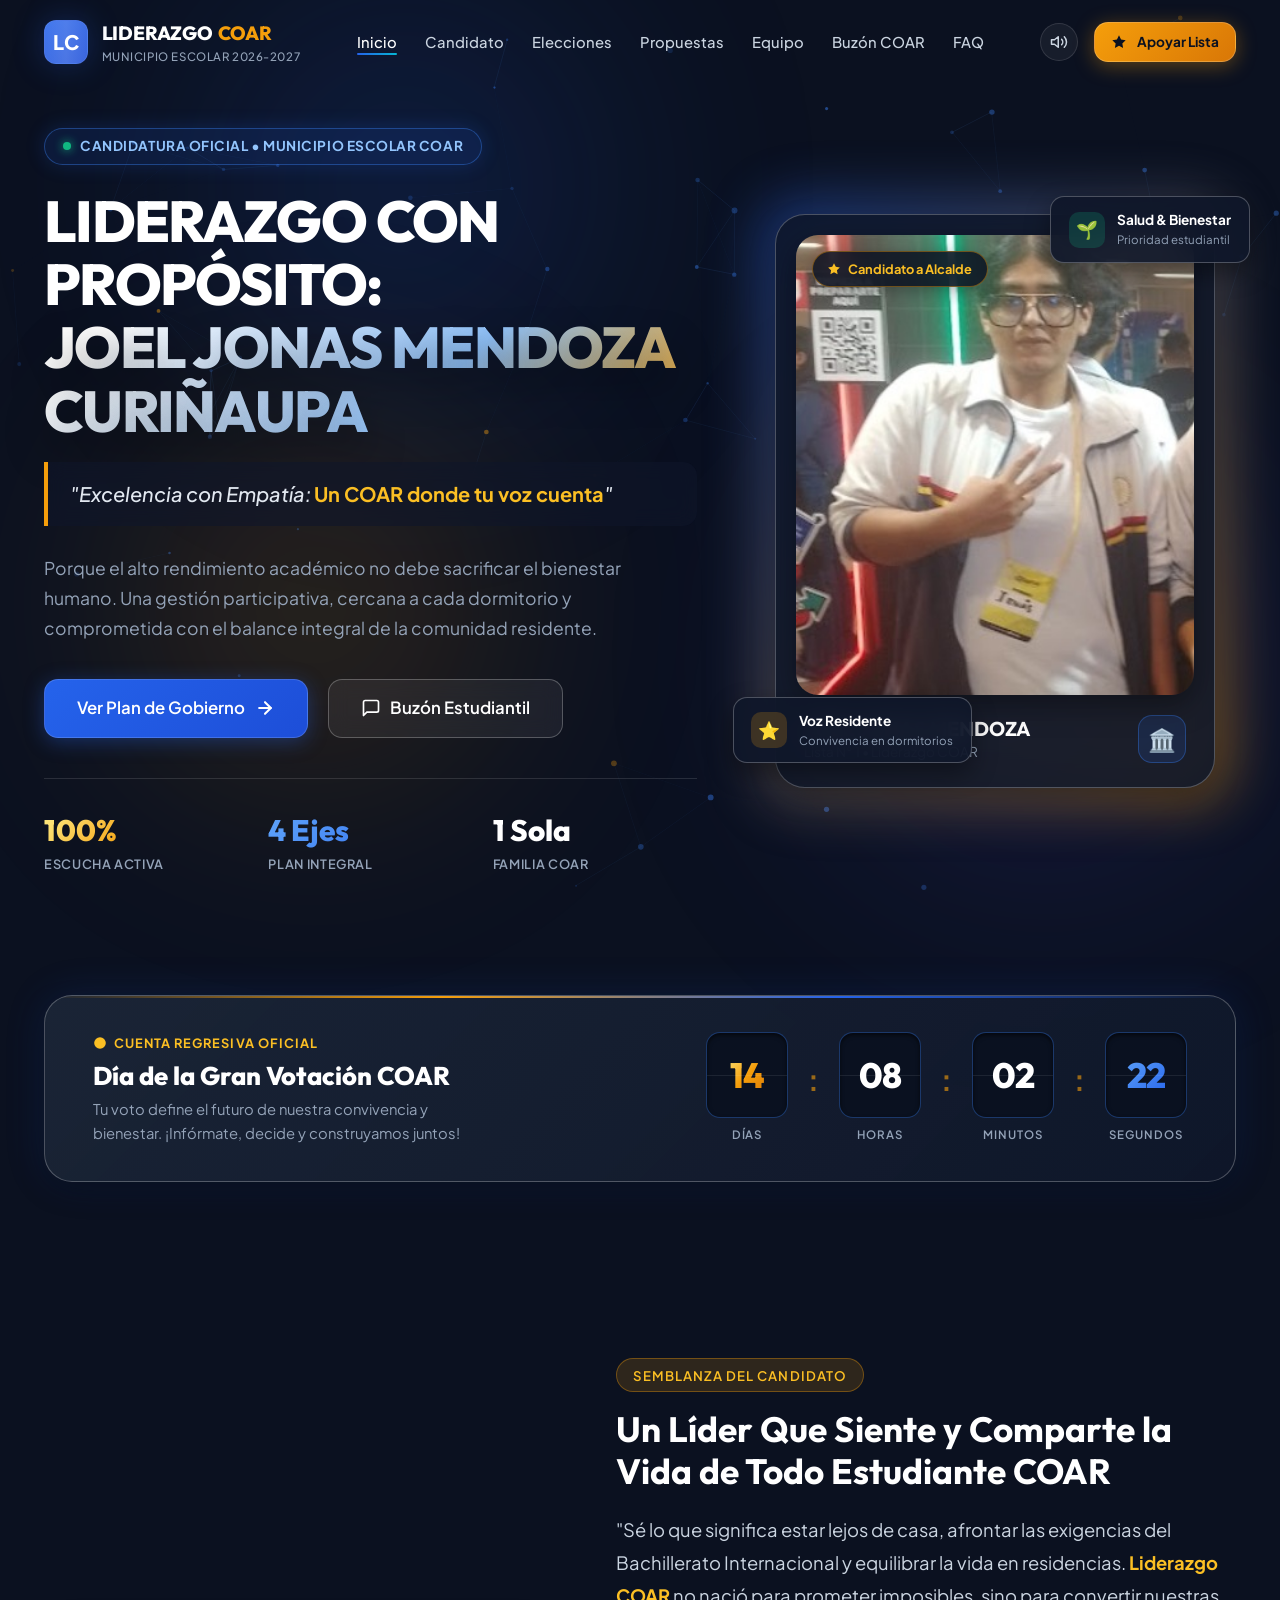
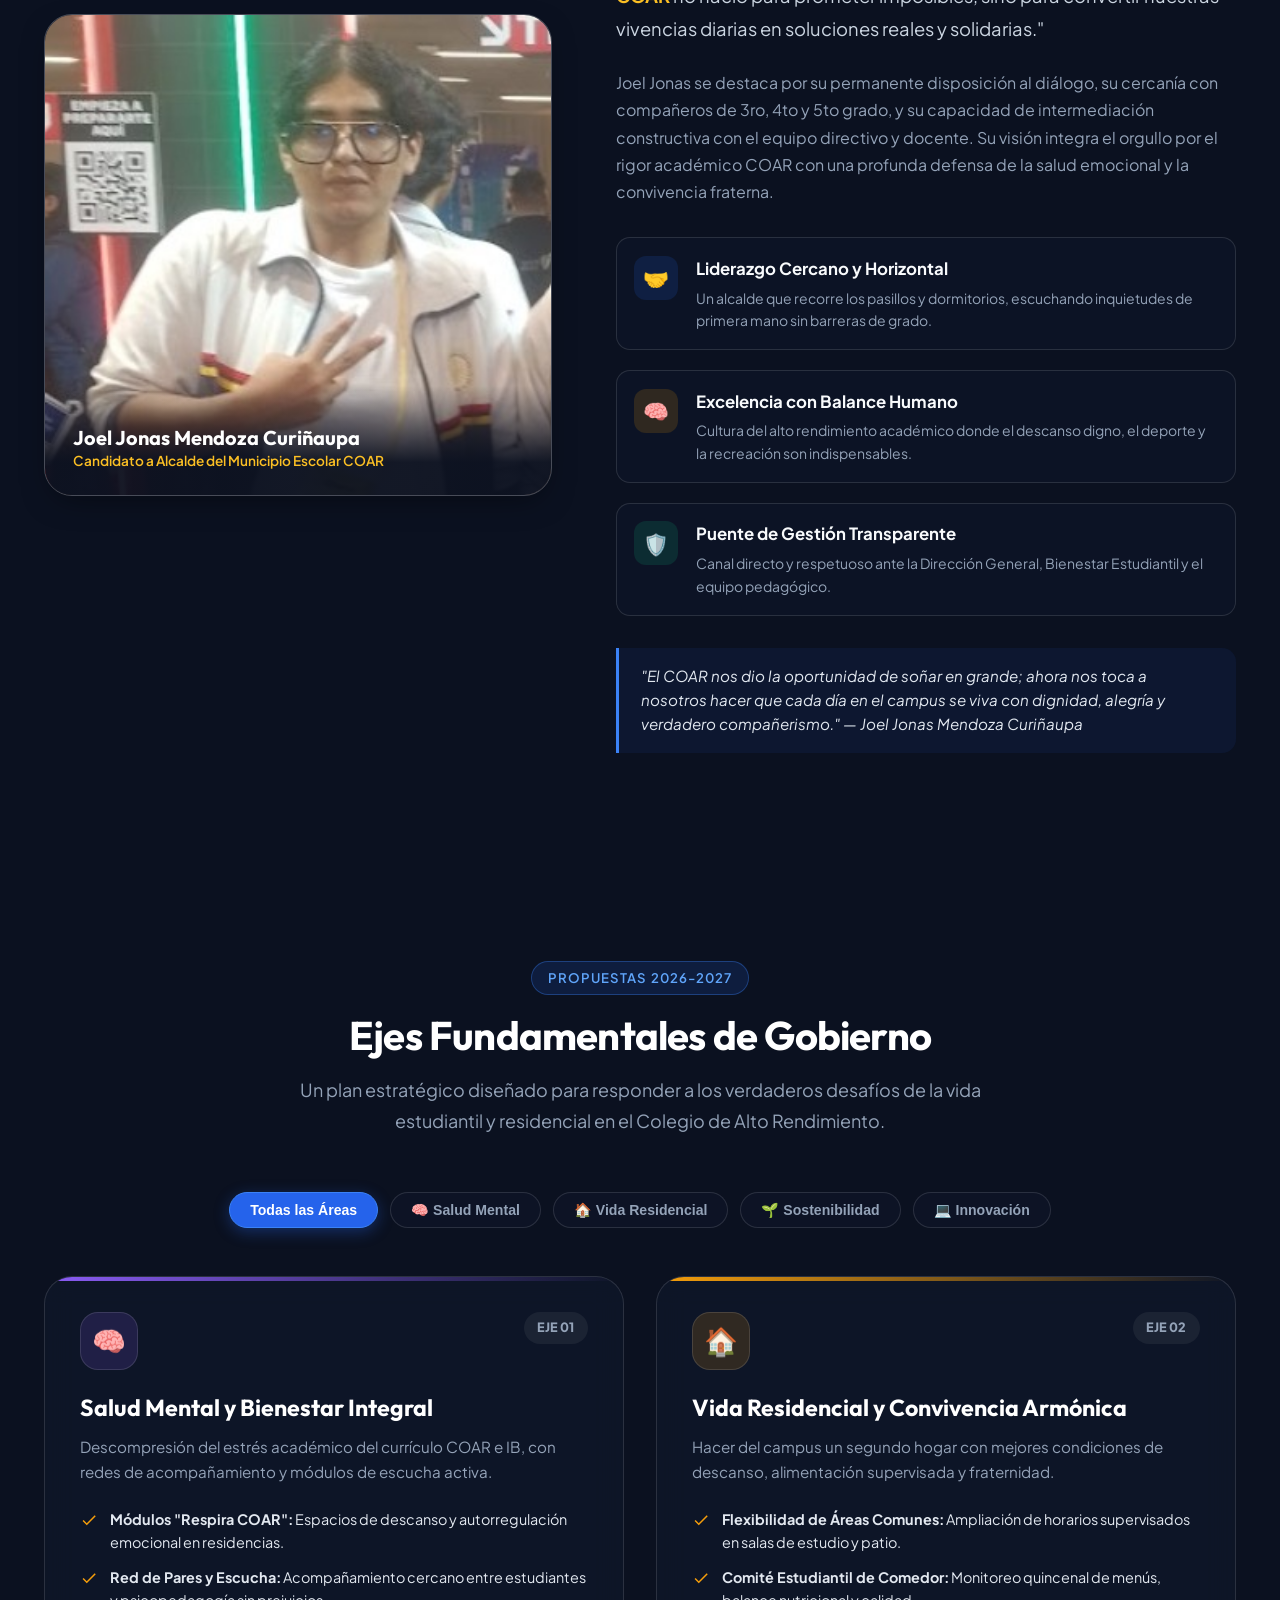
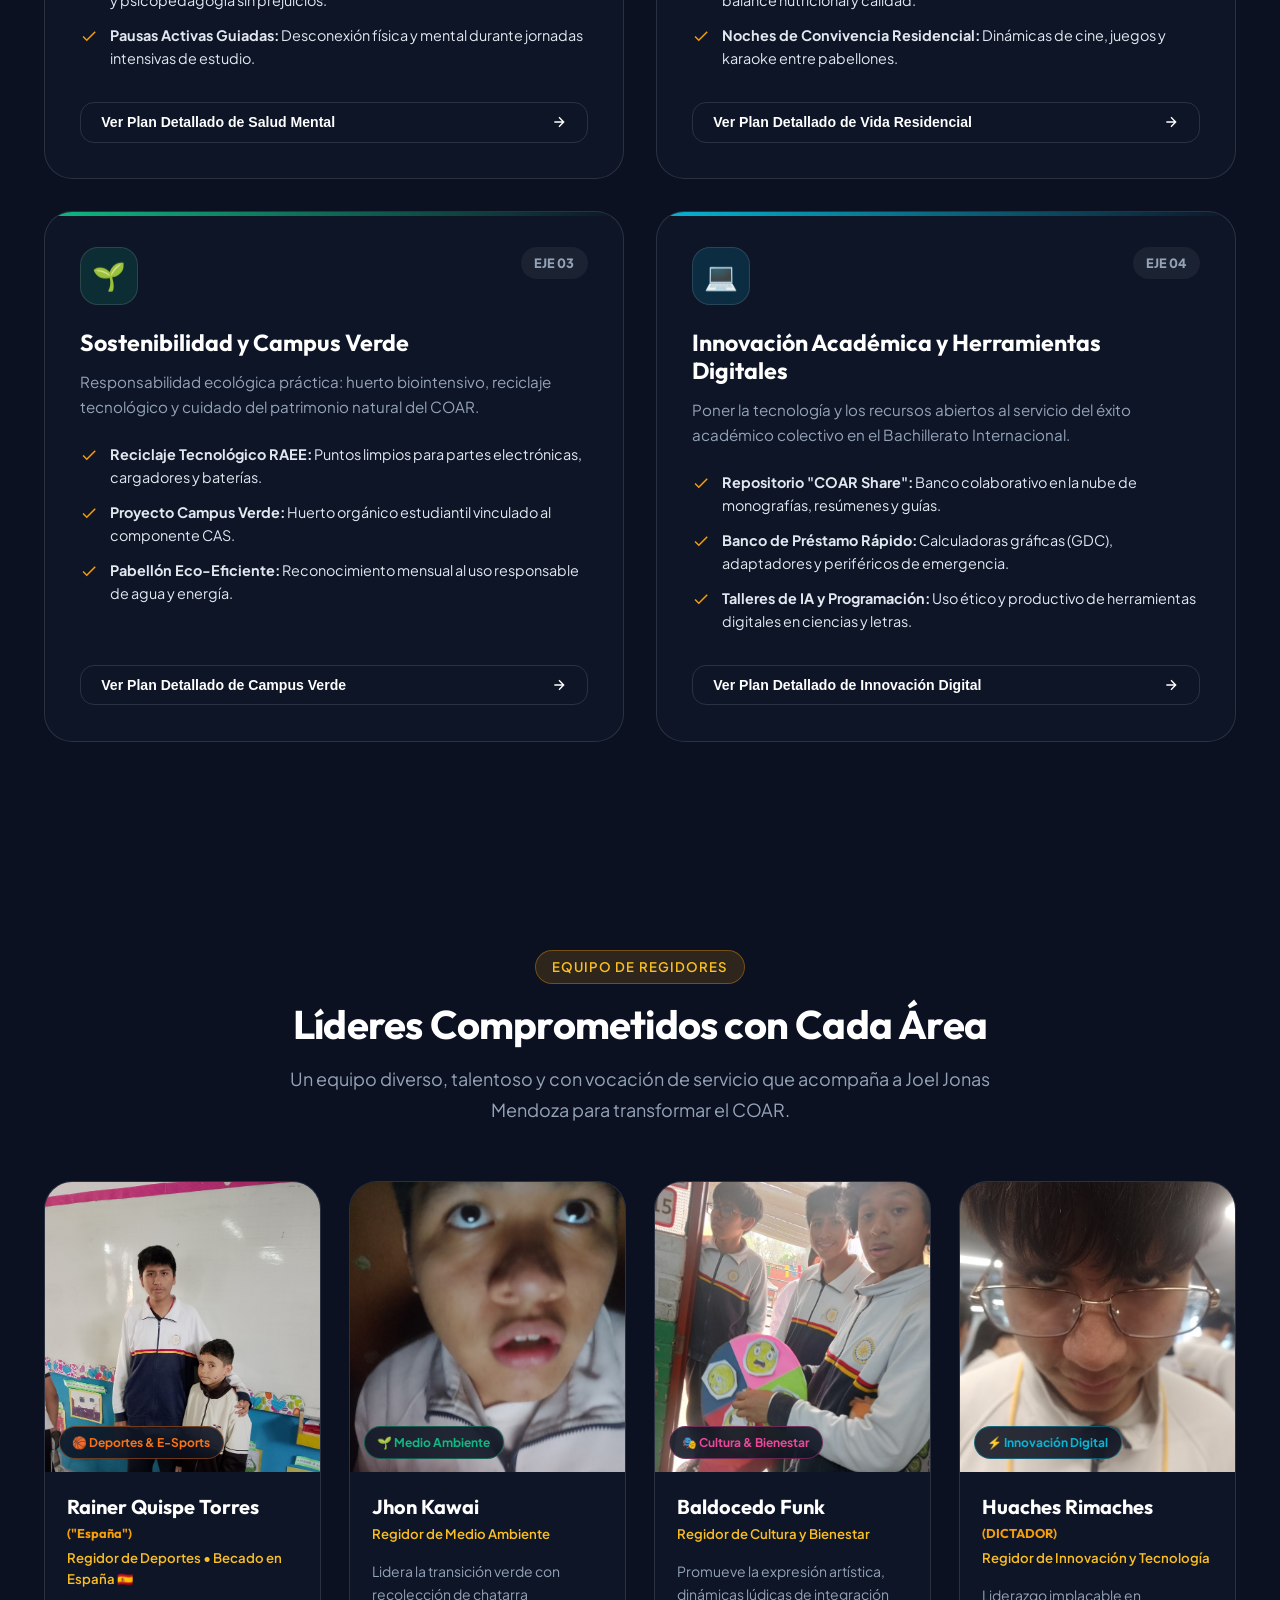
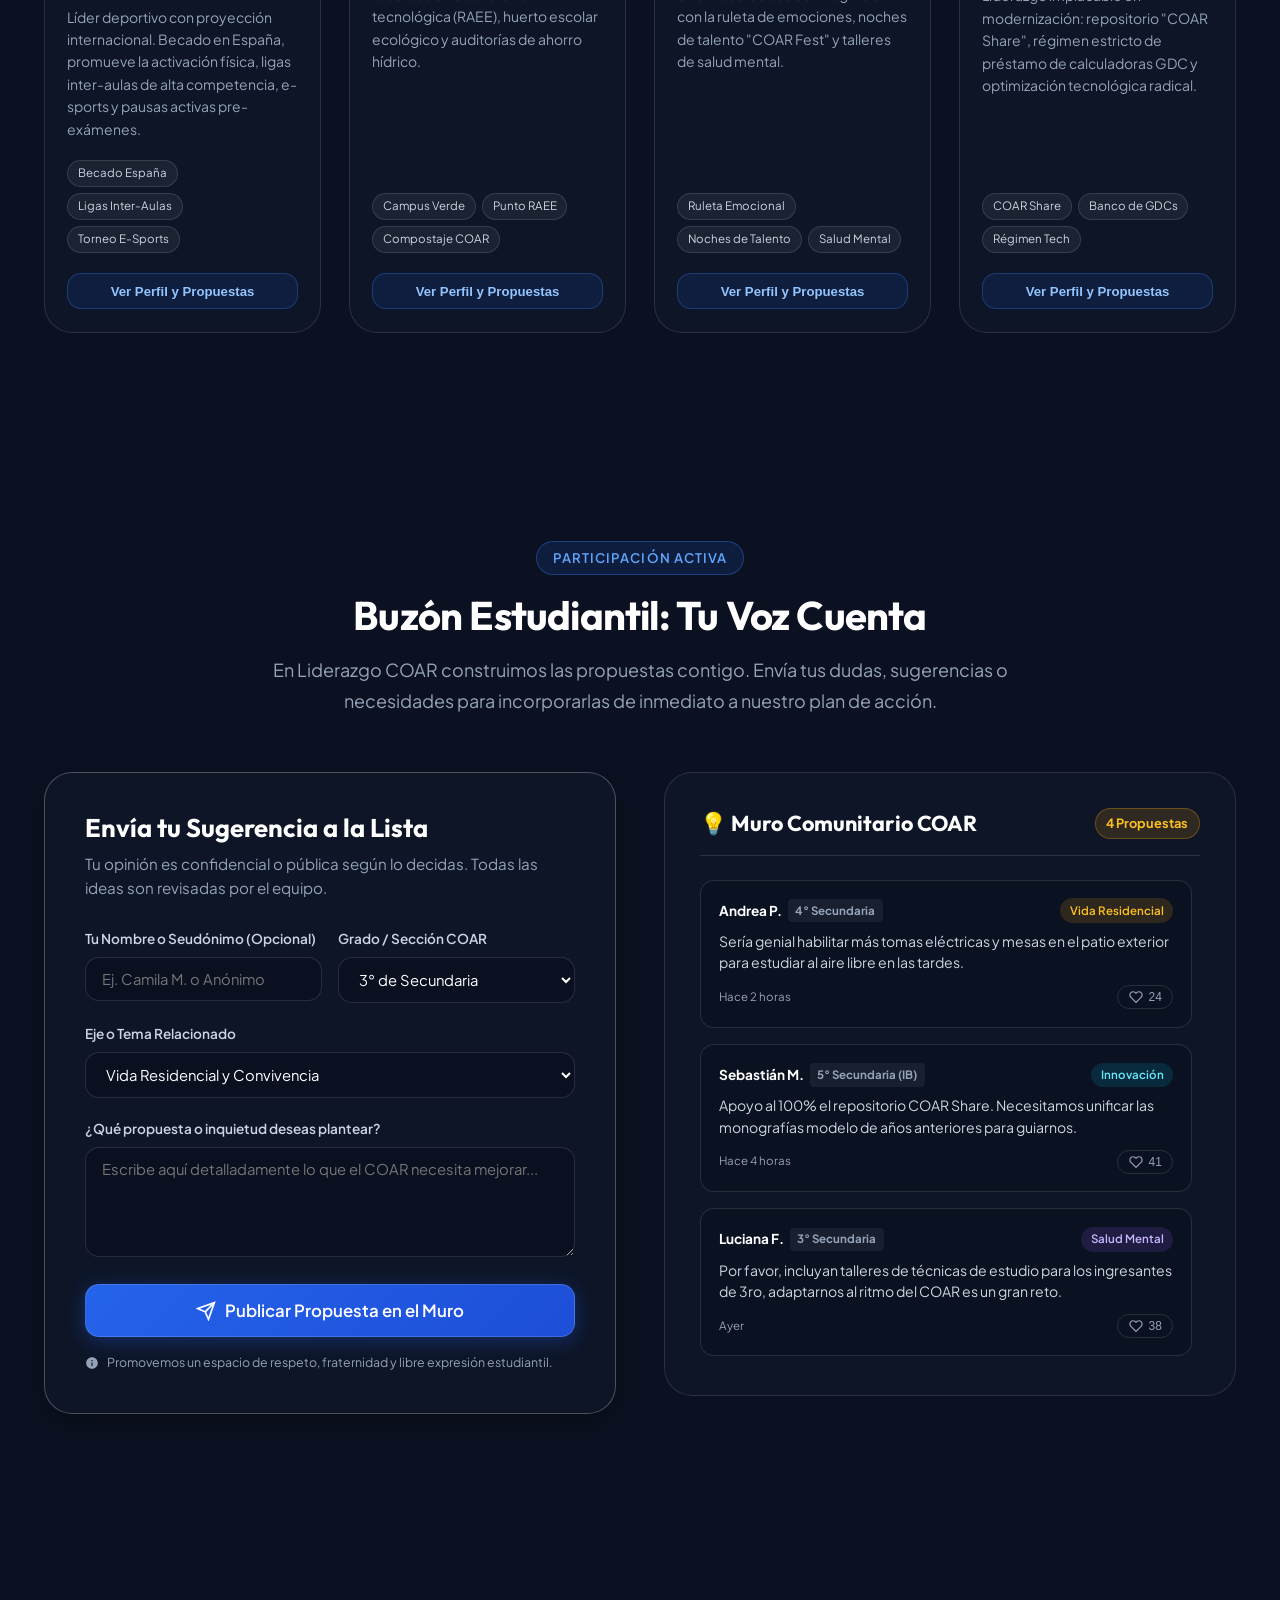
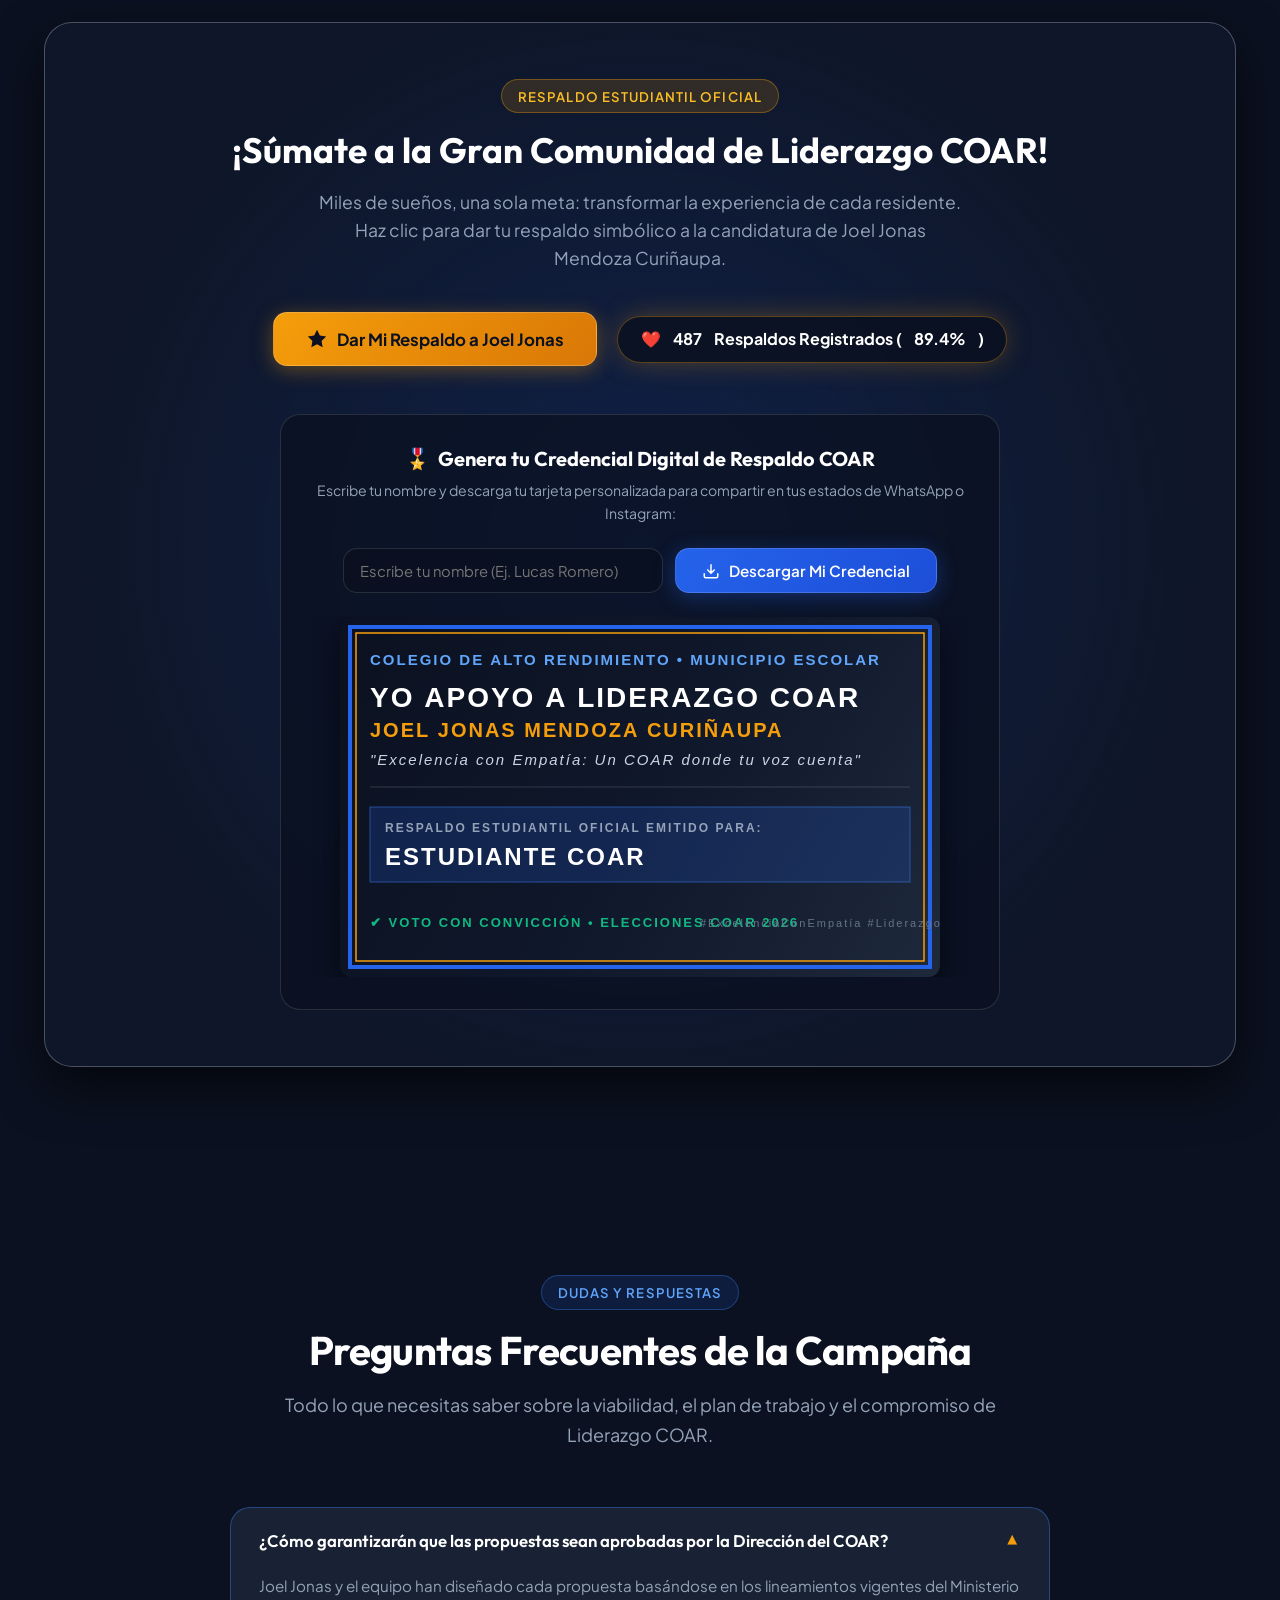
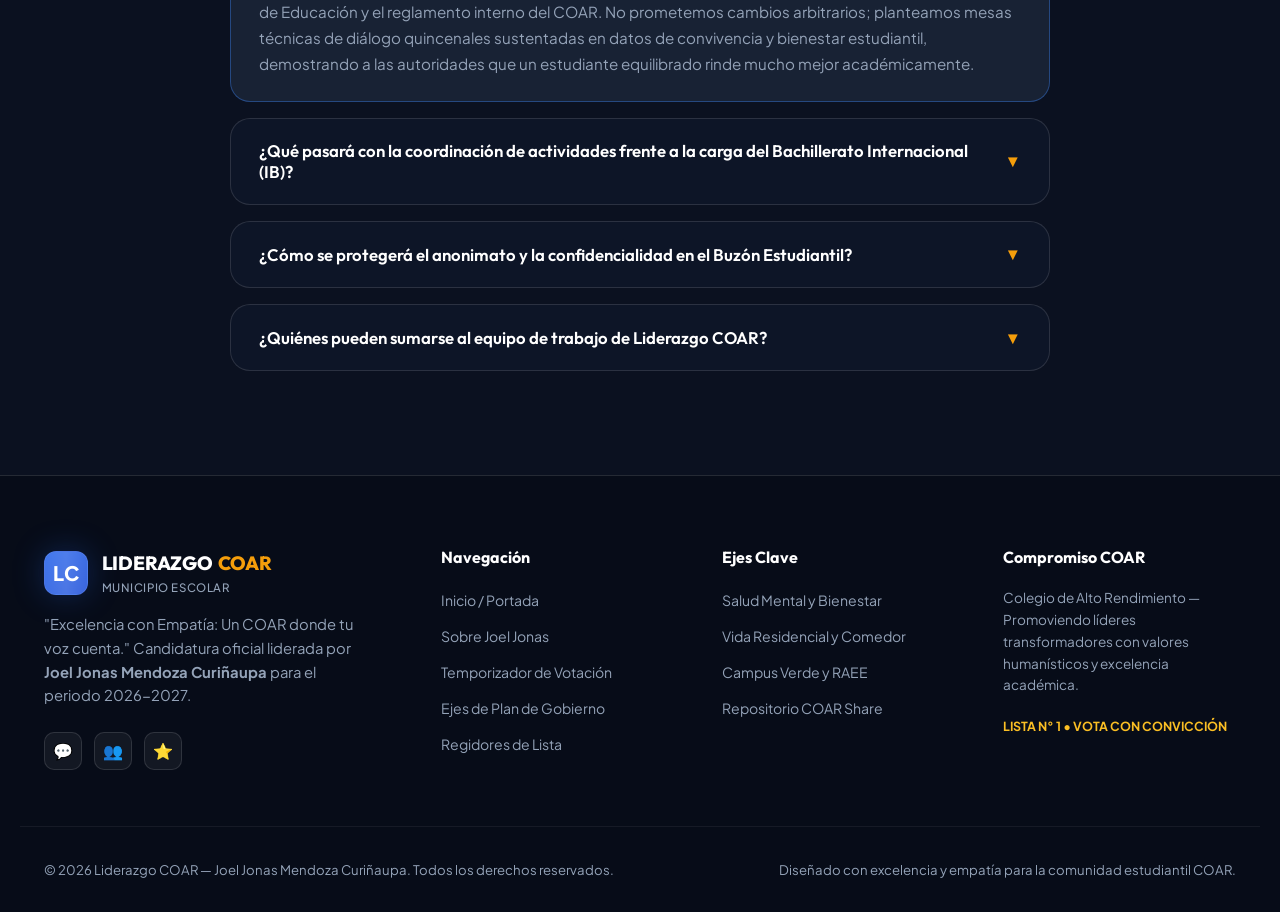
<file: index.html>
<!DOCTYPE html>
<html lang="es">

<head>
  <meta charset="UTF-8">
  <meta name="viewport" content="width=device-width, initial-scale=1.0">
  <meta name="google-site-verification" content="V73aFHzOD5lEz5BbrK_62JoMyjRepHht5NZiqW4cEFc">
  <title>Liderazgo COAR | Joel Jonas Mendoza Curiñaupa - Alcalde Escolar</title>

  <!-- Metadatos SEO y Campaña -->
  <meta name="description"
    content="Campaña electoral de municipio escolar para el Colegio de Alto Rendimiento (COAR). Joel Jonas Mendoza Curiñaupa a la Alcaldía Escolar. Excelencia con Empatía: Un COAR donde tu voz cuenta.">
  <meta name="keywords"
    content="COAR, Colegio de Alto Rendimiento, Municipio Escolar, Joel Jonas Mendoza, Liderazgo COAR, Elecciones Escolares, Bachillerato Internacional">
  <meta name="author" content="Liderazgo COAR">
  <meta name="google-site-verification" content="V73aFHzOD5lEz5BbrK_62JoMyjRepHht5NZiqW4cEFc">
  <meta property="og:title" content="Liderazgo COAR | Joel Jonas Mendoza Curiñaupa">
  <meta property="og:description"
    content="Excelencia con Empatía: Un COAR donde tu voz cuenta. Conoce nuestras propuestas y únete al cambio.">
  <meta property="og:type" content="website">

  <!-- Favicon SVG en línea -->
  <link rel="icon" type="image/svg+xml"
    href="data:image/svg+xml,<svg xmlns='http://www.w3.org/2000/svg' viewBox='0 0 24 24' fill='%232563eb'><path d='M12 2L2 7l10 5 10-5-10-5zm0 8.5L4.5 7.5 12 4l7.5 3.5L12 10.5z'/><path d='M2 17l10 5 10-5M2 12l10 5 10-5'/></svg>">

  <!-- Google Fonts: Outfit & Plus Jakarta Sans -->
  <link rel="preconnect" href="https://fonts.googleapis.com">
  <link rel="preconnect" href="https://fonts.gstatic.com" crossorigin>
  <link
    href="https://fonts.googleapis.com/css2?family=Outfit:wght@400;500;600;700;800;900&family=Plus+Jakarta+Sans:wght@300;400;500;600;700&display=swap"
    rel="stylesheet">

  <link rel="stylesheet" href="styles.css">
</head>

<body>

  <!-- Barra de Progreso de Lectura -->
  <div id="scroll-progress"></div>

  <!-- Canvas de Fondo para Partículas Dinámicas -->
  <canvas id="canvas-particles"></canvas>

  <!-- Orbs de Resplandor Neón de Fondo -->
  <div class="bg-glow-orb orb-1"></div>
  <div class="bg-glow-orb orb-2"></div>
  <div class="bg-glow-orb orb-3"></div>

  <!-- ==========================================================================
       NAVBAR SUPERIOR FLOTANTE CON GLASSMORPHISM
       ========================================================================== -->
  <header class="navbar" id="navbar">
    <div class="container navbar-container">
      <a href="#inicio" class="logo-wrapper" id="nav-brand" aria-label="Inicio Liderazgo COAR">
        <div class="logo-badge">LC</div>
        <div class="logo-text-group">
          <span class="logo-title">LIDERAZGO <span>COAR</span></span>
          <span class="logo-subtitle">Municipio Escolar 2026-2027</span>
        </div>
      </a>

      <!-- Menú de Navegación -->
      <nav>
        <ul class="nav-links" id="nav-links">
          <li><a href="#inicio" class="nav-link active">Inicio</a></li>
          <li><a href="#candidato" class="nav-link">Candidato</a></li>
          <li><a href="#cuenta-regresiva" class="nav-link">Elecciones</a></li>
          <li><a href="#ejes" class="nav-link">Propuestas</a></li>
          <li><a href="#equipo" class="nav-link">Equipo</a></li>
          <li><a href="#buzon" class="nav-link">Buzón COAR</a></li>
          <li><a href="#faq" class="nav-link">FAQ</a></li>
        </ul>
      </nav>

      <!-- Acciones de Navegación -->
      <div class="nav-actions">
        <!-- Switch de Audio UI -->
        <button class="sound-toggle-btn" id="sound-toggle" aria-label="Alternar Efectos de Sonido"
          title="Efectos de sonido: Activados">
          <svg width="18" height="18" viewBox="0 0 24 24" fill="none" stroke="currentColor" stroke-width="2"
            stroke-linecap="round" stroke-linejoin="round">
            <polygon points="11 5 6 9 2 9 2 15 6 15 11 19 11 5"></polygon>
            <path d="M19.07 4.93a10 10 0 0 1 0 14.14M15.54 8.46a5 5 0 0 1 0 7.07"></path>
          </svg>
        </button>

        <a href="#respaldo" class="btn btn-gold btn-sm" id="nav-support-btn">
          <svg width="16" height="16" viewBox="0 0 24 24" fill="currentColor">
            <path d="M12 2l3.09 6.26L22 9.27l-5 4.87 1.18 6.88L12 17.77l-6.18 3.25L7 14.14 2 9.27l6.91-1.01L12 2z">
            </path>
          </svg>
          Apoyar Lista
        </a>

        <!-- Botón Menú Móvil -->
        <button class="mobile-toggle" id="mobile-toggle" aria-label="Abrir Menú">
          <span></span>
          <span></span>
          <span></span>
        </button>
      </div>
    </div>
  </header>

  <!-- ==========================================================================
       1. HERO SECTION (IMPACTO VISUAL MÁXIMO)
       ========================================================================== -->
  <section class="hero-section" id="inicio">
    <div class="container hero-grid">

      <!-- Contenido Principal Hero -->
      <div class="hero-content reveal">
        <div class="hero-badge-pill">
          <span class="pulse-dot"></span>
          <span>Candidatura Oficial • Municipio Escolar COAR</span>
        </div>

        <h1 class="hero-title">
          <span>LIDERAZGO CON PROPÓSITO:</span>
          <span class="name-highlight">JOEL JONAS MENDOZA CURIÑAUPA</span>
        </h1>

        <div class="hero-slogan-box">
          <p class="hero-slogan">
            "Excelencia con Empatía: <strong>Un COAR donde tu voz cuenta</strong>"
          </p>
        </div>

        <p class="hero-description">
          Porque el alto rendimiento académico no debe sacrificar el bienestar humano. Una gestión participativa,
          cercana a cada dormitorio y comprometida con el balance integral de la comunidad residente.
        </p>

        <div class="hero-cta-group">
          <a href="#ejes" class="btn btn-primary btn-lg" id="btn-hero-proposals">
            <span>Ver Plan de Gobierno</span>
            <svg width="20" height="20" viewBox="0 0 24 24" fill="none" stroke="currentColor" stroke-width="2.5"
              stroke-linecap="round" stroke-linejoin="round">
              <line x1="5" y1="12" x2="19" y2="12"></line>
              <polyline points="12 5 19 12 12 19"></polyline>
            </svg>
          </a>

          <a href="#buzon" class="btn btn-secondary btn-lg" id="btn-hero-voice">
            <svg width="20" height="20" viewBox="0 0 24 24" fill="none" stroke="currentColor" stroke-width="2"
              stroke-linecap="round" stroke-linejoin="round">
              <path d="M21 15a2 2 0 0 1-2 2H7l-4 4V5a2 2 0 0 1 2-2h14a2 2 0 0 1 2 2z"></path>
            </svg>
            <span>Buzón Estudiantil</span>
          </a>
        </div>

        <!-- Métricas / Resumen Estadístico -->
        <div class="hero-stats">
          <div class="stat-item">
            <span class="stat-number text-gradient-gold">100%</span>
            <span class="stat-label">Escucha Activa</span>
          </div>
          <div class="stat-item">
            <span class="stat-number text-gradient-blue">4 Ejes</span>
            <span class="stat-label">Plan Integral</span>
          </div>
          <div class="stat-item">
            <span class="stat-number">1 Sola</span>
            <span class="stat-label">Familia COAR</span>
          </div>
        </div>
      </div>

      <!-- Tarjeta Visual del Candidato (Hero Right) -->
      <div class="hero-visual reveal reveal-delay-1">
        <div class="candidate-card-wrapper">
          <div class="candidate-card-glow"></div>

          <div class="candidate-card">
            <div class="candidate-photo-frame">
              <img src="assets/candidato_joel.jpg" alt="Joel Jonas Mendoza Curiñaupa - Candidato a Alcalde COAR"
                id="hero-candidate-img">
              <div class="candidate-badge-overlay">
                <svg width="14" height="14" viewBox="0 0 24 24" fill="currentColor">
                  <path
                    d="M12 2l3.09 6.26L22 9.27l-5 4.87 1.18 6.88L12 17.77l-6.18 3.25L7 14.14 2 9.27l6.91-1.01L12 2z">
                  </path>
                </svg>
                <span>Candidato a Alcalde</span>
              </div>
            </div>

            <div class="candidate-card-footer">
              <div class="candidate-name-plate">
                <h3>JOEL JONAS MENDOZA</h3>
                <p>Lista N° 1 • Liderazgo COAR</p>
              </div>
              <div class="coar-seal-icon" title="Colegio de Alto Rendimiento">
                🏛️
              </div>
            </div>
          </div>

          <!-- Badges Flotantes Decorativos -->
          <div class="floating-badge badge-left">
            <div class="badge-icon-box gold">⭐</div>
            <div>
              <div class="badge-info-title">Voz Residente</div>
              <div class="badge-info-sub">Convivencia en dormitorios</div>
            </div>
          </div>

          <div class="floating-badge badge-right">
            <div class="badge-icon-box green">🌱</div>
            <div>
              <div class="badge-info-title">Salud & Bienestar</div>
              <div class="badge-info-sub">Prioridad estudiantil</div>
            </div>
          </div>
        </div>
      </div>

    </div>
  </section>

  <!-- ==========================================================================
       6. WIDGET CUENTA REGRESIVA (DÍA DE LA ELECCIÓN)
       ========================================================================== -->
  <section class="countdown-section" id="cuenta-regresiva">
    <div class="container">
      <div class="countdown-bar reveal">
        <div class="countdown-info">
          <div class="countdown-info-tag">
            <svg width="14" height="14" viewBox="0 0 24 24" fill="currentColor">
              <circle cx="12" cy="12" r="10"></circle>
              <polyline points="12 6 12 12 16 14"></polyline>
            </svg>
            Cuenta Regresiva Oficial
          </div>
          <h3>Día de la Gran Votación COAR</h3>
          <p>Tu voto define el futuro de nuestra convivencia y bienestar. ¡Infórmate, decide y construyamos juntos!</p>
        </div>

        <div class="countdown-timer" id="countdown-timer">
          <div class="timer-slot">
            <div class="timer-box">
              <span class="timer-value text-gradient-gold" id="cd-days">14</span>
            </div>
            <span class="timer-label">Días</span>
          </div>

          <div class="timer-divider">:</div>

          <div class="timer-slot">
            <div class="timer-box">
              <span class="timer-value" id="cd-hours">08</span>
            </div>
            <span class="timer-label">Horas</span>
          </div>

          <div class="timer-divider">:</div>

          <div class="timer-slot">
            <div class="timer-box">
              <span class="timer-value" id="cd-minutes">32</span>
            </div>
            <span class="timer-label">Minutos</span>
          </div>

          <div class="timer-divider">:</div>

          <div class="timer-slot">
            <div class="timer-box">
              <span class="timer-value text-gradient-blue" id="cd-seconds">45</span>
            </div>
            <span class="timer-label">Segundos</span>
          </div>
        </div>
      </div>
    </div>
  </section>

  <!-- ==========================================================================
       2. SOBRE EL CANDIDATO (JOEL JONAS MENDOZA CURIÑAUPA)
       ========================================================================== -->
  <section class="section" id="candidato">
    <div class="container about-grid">

      <!-- Visual Candidato -->
      <div class="about-card-spotlight reveal">
        <div class="about-image-card">
          <img src="assets/candidato_joel.jpg" alt="Joel Jonas Mendoza Curiñaupa Semblanza">
          <div class="about-card-badge-bottom">
            <h4>Joel Jonas Mendoza Curiñaupa</h4>
            <p>Candidato a Alcalde del Municipio Escolar COAR</p>
          </div>
        </div>
      </div>

      <!-- Texto y Semblanza -->
      <div class="about-text reveal reveal-delay-1">
        <span class="section-tag gold">Semblanza del Candidato</span>
        <h3>Un Líder Que Siente y Comparte la Vida de Todo Estudiante COAR</h3>

        <p class="about-lead">
          "Sé lo que significa estar lejos de casa, afrontar las exigencias del Bachillerato Internacional y equilibrar
          la vida en residencias. <strong>Liderazgo COAR</strong> no nació para prometer imposibles, sino para convertir
          nuestras vivencias diarias en soluciones reales y solidarias."
        </p>

        <p class="about-desc"
          style="color: var(--text-muted); font-size: 1rem; line-height: 1.7; margin-bottom: 1.5rem;">
          Joel Jonas se destaca por su permanente disposición al diálogo, su cercanía con compañeros de 3ro, 4to y 5to
          grado, y su capacidad de intermediación constructiva con el equipo directivo y docente. Su visión integra el
          orgullo por el rigor académico COAR con una profunda defensa de la salud emocional y la convivencia fraterna.
        </p>

        <!-- 3 Pilares Personales -->
        <div class="about-pillars">
          <div class="pillar-item">
            <div class="pillar-icon">🤝</div>
            <div>
              <div class="pillar-title">Liderazgo Cercano y Horizontal</div>
              <div class="pillar-desc">Un alcalde que recorre los pasillos y dormitorios, escuchando inquietudes de
                primera mano sin barreras de grado.</div>
            </div>
          </div>

          <div class="pillar-item">
            <div class="pillar-icon">🧠</div>
            <div>
              <div class="pillar-title">Excelencia con Balance Humano</div>
              <div class="pillar-desc">Cultura del alto rendimiento académico donde el descanso digno, el deporte y la
                recreación son indispensables.</div>
            </div>
          </div>

          <div class="pillar-item">
            <div class="pillar-icon">🛡️</div>
            <div>
              <div class="pillar-title">Puente de Gestión Transparente</div>
              <div class="pillar-desc">Canal directo y respetuoso ante la Dirección General, Bienestar Estudiantil y el
                equipo pedagógico.</div>
            </div>
          </div>
        </div>

        <div class="about-quote">
          "El COAR nos dio la oportunidad de soñar en grande; ahora nos toca a nosotros hacer que cada día en el campus
          se viva con dignidad, alegría y verdadero compañerismo." — <em>Joel Jonas Mendoza Curiñaupa</em>
        </div>
      </div>

    </div>
  </section>

  <!-- ==========================================================================
       3. EJES DEL PLAN DE GOBIERNO (CARDS INTERACTIVAS)
       ========================================================================== -->
  <section class="section" id="ejes">
    <div class="container">
      <div class="section-header reveal">
        <span class="section-tag">Propuestas 2026-2027</span>
        <h2 class="section-title">Ejes Fundamentales de Gobierno</h2>
        <p class="section-description">
          Un plan estratégico diseñado para responder a los verdaderos desafíos de la vida estudiantil y residencial en
          el Colegio de Alto Rendimiento.
        </p>
      </div>

      <!-- Filtro de Categorías -->
      <div class="axes-filter-bar reveal">
        <button class="filter-btn active" data-filter="all">Todas las Áreas</button>
        <button class="filter-btn" data-filter="mental">🧠 Salud Mental</button>
        <button class="filter-btn" data-filter="residential">🏠 Vida Residencial</button>
        <button class="filter-btn" data-filter="sustainability">🌱 Sostenibilidad</button>
        <button class="filter-btn" data-filter="innovation">💻 Innovación</button>
      </div>

      <!-- Grid de Ejes -->
      <div class="axes-grid">

        <!-- EJE 1: SALUD MENTAL -->
        <div class="axis-card mental reveal" data-category="mental">
          <div>
            <div class="axis-card-top">
              <div class="axis-icon-box">🧠</div>
              <span class="axis-number-tag">EJE 01</span>
            </div>
            <h3 class="axis-title">Salud Mental y Bienestar Integral</h3>
            <p class="axis-description">
              Descompresión del estrés académico del currículo COAR e IB, con redes de acompañamiento y módulos de
              escucha activa.
            </p>
            <ul class="axis-proposals-list">
              <li class="axis-proposal-item">
                <svg width="18" height="18" viewBox="0 0 24 24" fill="currentColor">
                  <path d="M9 16.17L4.83 12l-1.42 1.41L9 19 21 7l-1.41-1.41z" />
                </svg>
                <span><strong>Módulos "Respira COAR":</strong> Espacios de descanso y autorregulación emocional en
                  residencias.</span>
              </li>
              <li class="axis-proposal-item">
                <svg width="18" height="18" viewBox="0 0 24 24" fill="currentColor">
                  <path d="M9 16.17L4.83 12l-1.42 1.41L9 19 21 7l-1.41-1.41z" />
                </svg>
                <span><strong>Red de Pares y Escucha:</strong> Acompañamiento cercano entre estudiantes y psicopedagogía
                  sin prejuicios.</span>
              </li>
              <li class="axis-proposal-item">
                <svg width="18" height="18" viewBox="0 0 24 24" fill="currentColor">
                  <path d="M9 16.17L4.83 12l-1.42 1.41L9 19 21 7l-1.41-1.41z" />
                </svg>
                <span><strong>Pausas Activas Guiadas:</strong> Desconexión física y mental durante jornadas intensivas
                  de estudio.</span>
              </li>
            </ul>
          </div>
          <button class="axis-action-btn open-axis-modal" data-axis="mental">
            <span>Ver Plan Detallado de Salud Mental</span>
            <svg width="16" height="16" viewBox="0 0 24 24" fill="none" stroke="currentColor" stroke-width="2">
              <path d="M5 12h14M12 5l7 7-7 7" />
            </svg>
          </button>
        </div>

        <!-- EJE 2: VIDA RESIDENCIAL -->
        <div class="axis-card residential reveal reveal-delay-1" data-category="residential">
          <div>
            <div class="axis-card-top">
              <div class="axis-icon-box">🏠</div>
              <span class="axis-number-tag">EJE 02</span>
            </div>
            <h3 class="axis-title">Vida Residencial y Convivencia Armónica</h3>
            <p class="axis-description">
              Hacer del campus un segundo hogar con mejores condiciones de descanso, alimentación supervisada y
              fraternidad.
            </p>
            <ul class="axis-proposals-list">
              <li class="axis-proposal-item">
                <svg width="18" height="18" viewBox="0 0 24 24" fill="currentColor">
                  <path d="M9 16.17L4.83 12l-1.42 1.41L9 19 21 7l-1.41-1.41z" />
                </svg>
                <span><strong>Flexibilidad de Áreas Comunes:</strong> Ampliación de horarios supervisados en salas de
                  estudio y patio.</span>
              </li>
              <li class="axis-proposal-item">
                <svg width="18" height="18" viewBox="0 0 24 24" fill="currentColor">
                  <path d="M9 16.17L4.83 12l-1.42 1.41L9 19 21 7l-1.41-1.41z" />
                </svg>
                <span><strong>Comité Estudiantil de Comedor:</strong> Monitoreo quincenal de menús, balance nutricional
                  y calidad.</span>
              </li>
              <li class="axis-proposal-item">
                <svg width="18" height="18" viewBox="0 0 24 24" fill="currentColor">
                  <path d="M9 16.17L4.83 12l-1.42 1.41L9 19 21 7l-1.41-1.41z" />
                </svg>
                <span><strong>Noches de Convivencia Residencial:</strong> Dinámicas de cine, juegos y karaoke entre
                  pabellones.</span>
              </li>
            </ul>
          </div>
          <button class="axis-action-btn open-axis-modal" data-axis="residential">
            <span>Ver Plan Detallado de Vida Residencial</span>
            <svg width="16" height="16" viewBox="0 0 24 24" fill="none" stroke="currentColor" stroke-width="2">
              <path d="M5 12h14M12 5l7 7-7 7" />
            </svg>
          </button>
        </div>

        <!-- EJE 3: SOSTENIBILIDAD Y MEDIO AMBIENTE -->
        <div class="axis-card sustainability reveal" data-category="sustainability">
          <div>
            <div class="axis-card-top">
              <div class="axis-icon-box">🌱</div>
              <span class="axis-number-tag">EJE 03</span>
            </div>
            <h3 class="axis-title">Sostenibilidad y Campus Verde</h3>
            <p class="axis-description">
              Responsabilidad ecológica práctica: huerto biointensivo, reciclaje tecnológico y cuidado del patrimonio
              natural del COAR.
            </p>
            <ul class="axis-proposals-list">
              <li class="axis-proposal-item">
                <svg width="18" height="18" viewBox="0 0 24 24" fill="currentColor">
                  <path d="M9 16.17L4.83 12l-1.42 1.41L9 19 21 7l-1.41-1.41z" />
                </svg>
                <span><strong>Reciclaje Tecnológico RAEE:</strong> Puntos limpios para partes electrónicas, cargadores y
                  baterías.</span>
              </li>
              <li class="axis-proposal-item">
                <svg width="18" height="18" viewBox="0 0 24 24" fill="currentColor">
                  <path d="M9 16.17L4.83 12l-1.42 1.41L9 19 21 7l-1.41-1.41z" />
                </svg>
                <span><strong>Proyecto Campus Verde:</strong> Huerto orgánico estudiantil vinculado al componente
                  CAS.</span>
              </li>
              <li class="axis-proposal-item">
                <svg width="18" height="18" viewBox="0 0 24 24" fill="currentColor">
                  <path d="M9 16.17L4.83 12l-1.42 1.41L9 19 21 7l-1.41-1.41z" />
                </svg>
                <span><strong>Pabellón Eco-Eficiente:</strong> Reconocimiento mensual al uso responsable de agua y
                  energía.</span>
              </li>
            </ul>
          </div>
          <button class="axis-action-btn open-axis-modal" data-axis="sustainability">
            <span>Ver Plan Detallado de Campus Verde</span>
            <svg width="16" height="16" viewBox="0 0 24 24" fill="none" stroke="currentColor" stroke-width="2">
              <path d="M5 12h14M12 5l7 7-7 7" />
            </svg>
          </button>
        </div>

        <!-- EJE 4: INNOVACIÓN Y TECNOLOGÍA -->
        <div class="axis-card innovation reveal reveal-delay-1" data-category="innovation">
          <div>
            <div class="axis-card-top">
              <div class="axis-icon-box">💻</div>
              <span class="axis-number-tag">EJE 04</span>
            </div>
            <h3 class="axis-title">Innovación Académica y Herramientas Digitales</h3>
            <p class="axis-description">
              Poner la tecnología y los recursos abiertos al servicio del éxito académico colectivo en el Bachillerato
              Internacional.
            </p>
            <ul class="axis-proposals-list">
              <li class="axis-proposal-item">
                <svg width="18" height="18" viewBox="0 0 24 24" fill="currentColor">
                  <path d="M9 16.17L4.83 12l-1.42 1.41L9 19 21 7l-1.41-1.41z" />
                </svg>
                <span><strong>Repositorio "COAR Share":</strong> Banco colaborativo en la nube de monografías, resúmenes
                  y guías.</span>
              </li>
              <li class="axis-proposal-item">
                <svg width="18" height="18" viewBox="0 0 24 24" fill="currentColor">
                  <path d="M9 16.17L4.83 12l-1.42 1.41L9 19 21 7l-1.41-1.41z" />
                </svg>
                <span><strong>Banco de Préstamo Rápido:</strong> Calculadoras gráficas (GDC), adaptadores y periféricos
                  de emergencia.</span>
              </li>
              <li class="axis-proposal-item">
                <svg width="18" height="18" viewBox="0 0 24 24" fill="currentColor">
                  <path d="M9 16.17L4.83 12l-1.42 1.41L9 19 21 7l-1.41-1.41z" />
                </svg>
                <span><strong>Talleres de IA y Programación:</strong> Uso ético y productivo de herramientas digitales
                  en ciencias y letras.</span>
              </li>
            </ul>
          </div>
          <button class="axis-action-btn open-axis-modal" data-axis="innovation">
            <span>Ver Plan Detallado de Innovación Digital</span>
            <svg width="16" height="16" viewBox="0 0 24 24" fill="none" stroke="currentColor" stroke-width="2">
              <path d="M5 12h14M12 5l7 7-7 7" />
            </svg>
          </button>
        </div>

      </div>
    </div>
  </section>

  <!-- ==========================================================================
       4. CONOCE AL EQUIPO DE REGIDORES
       ========================================================================== -->
  <section class="section" id="equipo">
    <div class="container">
      <div class="section-header reveal">
        <span class="section-tag gold">Equipo de Regidores</span>
        <h2 class="section-title">Líderes Comprometidos con Cada Área</h2>
        <p class="section-description">
          Un equipo diverso, talentoso y con vocación de servicio que acompaña a Joel Jonas Mendoza para transformar el
          COAR.
        </p>
      </div>

      <div class="team-grid">

        <!-- REGIDOR 1: RAINER QUISPE TORRES (DEPORTES) -->
        <div class="team-card reveal">
          <div class="team-photo-wrap">
            <img src="assets/rainer_quispe.jpg" alt="Rainer Quispe Torres (España) - Regidor de Deportes">
            <span class="team-role-badge sports">
              🏀 Deportes & E-Sports
            </span>
          </div>
          <div class="team-body">
            <h3 class="team-name">Rainer Quispe Torres <span
                style="font-size:0.8rem; color:var(--accent-gold); font-weight:700;">("España")</span></h3>
            <span class="team-title">Regidor de Deportes • Becado en España 🇪🇸</span>
            <p class="team-proposals-preview">
              Líder deportivo con proyección internacional. Becado en España, promueve la activación física, ligas
              inter-aulas de alta competencia, e-sports y pausas activas pre-exámenes.
            </p>
            <div class="team-tags">
              <span class="team-pill">Becado España</span>
              <span class="team-pill">Ligas Inter-Aulas</span>
              <span class="team-pill">Torneo E-Sports</span>
            </div>
            <button class="team-card-btn open-team-modal" data-team="valeria">
              Ver Perfil y Propuestas
            </button>
          </div>
        </div>

        <!-- REGIDOR 2: JHON KAWAI (MEDIO AMBIENTE) -->
        <div class="team-card reveal reveal-delay-1">
          <div class="team-photo-wrap">
            <img src="assets/jhon_kawai.jpg" alt="Jhon Kawai - Regidor de Medio Ambiente">
            <span class="team-role-badge eco">
              🌱 Medio Ambiente
            </span>
          </div>
          <div class="team-body">
            <h3 class="team-name">Jhon Kawai</h3>
            <span class="team-title">Regidor de Medio Ambiente</span>
            <p class="team-proposals-preview">
              Lidera la transición verde con recolección de chatarra tecnológica (RAEE), huerto escolar ecológico y
              auditorías de ahorro hídrico.
            </p>
            <div class="team-tags">
              <span class="team-pill">Campus Verde</span>
              <span class="team-pill">Punto RAEE</span>
              <span class="team-pill">Compostaje COAR</span>
            </div>
            <button class="team-card-btn open-team-modal" data-team="mateo_s">
              Ver Perfil y Propuestas
            </button>
          </div>
        </div>

        <!-- REGIDOR 3: BALDOCEDO FUNK (CULTURA Y BIENESTAR) -->
        <div class="team-card reveal reveal-delay-2">
          <div class="team-photo-wrap">
            <img src="assets/baldocedo_funk.jpg" alt="Baldocedo Funk - Regidor de Cultura y Bienestar">
            <span class="team-role-badge culture">
              🎭 Cultura & Bienestar
            </span>
          </div>
          <div class="team-body">
            <h3 class="team-name">Baldocedo Funk</h3>
            <span class="team-title">Regidor de Cultura y Bienestar</span>
            <p class="team-proposals-preview">
              Promueve la expresión artística, dinámicas lúdicas de integración con la ruleta de emociones, noches de
              talento "COAR Fest" y talleres de salud mental.
            </p>
            <div class="team-tags">
              <span class="team-pill">Ruleta Emocional</span>
              <span class="team-pill">Noches de Talento</span>
              <span class="team-pill">Salud Mental</span>
            </div>
            <button class="team-card-btn open-team-modal" data-team="camila">
              Ver Perfil y Propuestas
            </button>
          </div>
        </div>

        <!-- REGIDOR 4: HUACHES RIMACHES (INNOVACIÓN Y TECNOLOGÍA) -->
        <div class="team-card reveal reveal-delay-3">
          <div class="team-photo-wrap">
            <img src="assets/huaches_rimaches.jpg" alt="Huaches Rimaches alias DICTADOR - Regidor de Innovación">
            <span class="team-role-badge tech">
              ⚡ Innovación Digital
            </span>
          </div>
          <div class="team-body">
            <h3 class="team-name">Huaches Rimaches <span
                style="font-size:0.8rem; color:var(--accent-gold); font-weight:700;">(DICTADOR)</span></h3>
            <span class="team-title">Regidor de Innovación y Tecnología</span>
            <p class="team-proposals-preview">
              Liderazgo implacable en modernización: repositorio "COAR Share", régimen estricto de préstamo de
              calculadoras GDC y optimización tecnológica radical.
            </p>
            <div class="team-tags">
              <span class="team-pill">COAR Share</span>
              <span class="team-pill">Banco de GDCs</span>
              <span class="team-pill">Régimen Tech</span>
            </div>
            <button class="team-card-btn open-team-modal" data-team="mateo_c">
              Ver Perfil y Propuestas
            </button>
          </div>
        </div>

      </div>
    </div>
  </section>

  <!-- ==========================================================================
       5. BUZÓN ESTUDIANTIL & MURO DE IDEAS (TU VOZ CUENTA)
       ========================================================================== -->
  <section class="section" id="buzon">
    <div class="container">
      <div class="section-header reveal">
        <span class="section-tag">Participación Activa</span>
        <h2 class="section-title">Buzón Estudiantil: Tu Voz Cuenta</h2>
        <p class="section-description">
          En Liderazgo COAR construimos las propuestas contigo. Envía tus dudas, sugerencias o necesidades para
          incorporarlas de inmediato a nuestro plan de acción.
        </p>
      </div>

      <div class="mailbox-grid">

        <!-- Formulario Dinámico -->
        <div class="mailbox-form-card reveal">
          <h3>Envía tu Sugerencia a la Lista</h3>
          <p>Tu opinión es confidencial o pública según lo decidas. Todas las ideas son revisadas por el equipo.</p>

          <form id="mailbox-form">
            <div class="form-row">
              <div class="form-group">
                <label for="mb-name" class="form-label">Tu Nombre o Seudónimo (Opcional)</label>
                <input type="text" id="mb-name" class="form-control" placeholder="Ej. Camila M. o Anónimo">
              </div>

              <div class="form-group">
                <label for="mb-grade" class="form-label">Grado / Sección COAR</label>
                <select id="mb-grade" class="form-control">
                  <option value="3° Secundaria">3° de Secundaria</option>
                  <option value="4° Secundaria">4° de Secundaria (IB)</option>
                  <option value="5° Secundaria">5° de Secundaria (IB)</option>
                  <option value="Docente / Personal">Docente / Personal COAR</option>
                </select>
              </div>
            </div>

            <div class="form-group">
              <label for="mb-category" class="form-label">Eje o Tema Relacionado</label>
              <select id="mb-category" class="form-control">
                <option value="residential">Vida Residencial y Convivencia</option>
                <option value="mental">Salud Mental y Bienestar</option>
                <option value="sports">Deportes y Recreación</option>
                <option value="eco">Medio Ambiente y Campus Verde</option>
                <option value="tech">Innovación Académica y Recursos</option>
                <option value="other">Otro Tema Importante</option>
              </select>
            </div>

            <div class="form-group">
              <label for="mb-message" class="form-label">¿Qué propuesta o inquietud deseas plantear?</label>
              <textarea id="mb-message" class="form-control"
                placeholder="Escribe aquí detalladamente lo que el COAR necesita mejorar..." required></textarea>
            </div>

            <button type="submit" class="btn btn-primary btn-lg" style="width: 100%;" id="btn-submit-mailbox">
              <svg width="20" height="20" viewBox="0 0 24 24" fill="none" stroke="currentColor" stroke-width="2">
                <line x1="22" y1="2" x2="11" y2="13"></line>
                <polygon points="22 2 15 22 11 13 2 9 22 2"></polygon>
              </svg>
              Publicar Propuesta en el Muro
            </button>

            <div class="privacy-notice">
              <svg width="14" height="14" viewBox="0 0 24 24" fill="currentColor">
                <path
                  d="M12 2C6.48 2 2 6.48 2 12s4.48 10 10 10 10-4.48 10-10S17.52 2 12 2zm1 15h-2v-6h2v6zm0-8h-2V7h2v2z" />
              </svg>
              <span>Promovemos un espacio de respeto, fraternidad y libre expresión estudiantil.</span>
            </div>
          </form>
        </div>

        <!-- Muro de Ideas en Vivo -->
        <div class="ideas-wall-card reveal reveal-delay-1">
          <div class="ideas-wall-header">
            <h3>
              <span>💡 Muro Comunitario COAR</span>
            </h3>
            <span class="ideas-count-badge" id="ideas-count">4 Propuestas</span>
          </div>

          <div class="ideas-scroll-list" id="ideas-wall-list">
            <!-- Cargado dinámicamente con JavaScript desde LocalStorage -->
          </div>
        </div>

      </div>
    </div>
  </section>

  <!-- ==========================================================================
       SIMULADOR DE RESPALDO & GENERADOR DE STICKER / CREDENCIAL DIGITAL
       ========================================================================== -->
  <section class="section" id="respaldo">
    <div class="container">
      <div class="support-banner reveal">
        <span class="section-tag gold" style="margin-bottom: 1rem;">Respaldo Estudiantil Oficial</span>
        <h3>¡Súmate a la Gran Comunidad de Liderazgo COAR!</h3>
        <p>
          Miles de sueños, una sola meta: transformar la experiencia de cada residente. Haz clic para dar tu respaldo
          simbólico a la candidatura de Joel Jonas Mendoza Curiñaupa.
        </p>

        <div class="support-actions-row">
          <button class="btn btn-gold btn-lg" id="btn-give-support">
            <svg width="22" height="22" viewBox="0 0 24 24" fill="currentColor">
              <path d="M12 2l3.09 6.26L22 9.27l-5 4.87 1.18 6.88L12 17.77l-6.18 3.25L7 14.14 2 9.27l6.91-1.01L12 2z">
              </path>
            </svg>
            Dar Mi Respaldo a Joel Jonas
          </button>

          <div class="support-counter-box">
            <span class="heart-icon">❤️</span>
            <span id="support-count">488</span> Respaldos Registrados (<span id="support-percentage">89.4%</span>)
          </div>
        </div>

        <!-- Generador de Credencial Digital COAR para Compartir -->
        <div
          style="margin-top: 3rem; background: rgba(11, 17, 32, 0.7); border: 1px solid var(--border-glass); border-radius: var(--radius-lg); padding: 2rem; max-width: 720px; margin-left: auto; margin-right: auto;">
          <h4
            style="font-size: 1.25rem; color: #fff; margin-bottom: 0.5rem; display: flex; align-items: center; justify-content: center; gap: 0.5rem;">
            <span>🎖️</span> Genera tu Credencial Digital de Respaldo COAR
          </h4>
          <p style="font-size: 0.88rem; color: var(--text-muted); margin-bottom: 1.5rem;">
            Escribe tu nombre y descarga tu tarjeta personalizada para compartir en tus estados de WhatsApp o Instagram:
          </p>

          <div style="display: flex; gap: 0.75rem; justify-content: center; margin-bottom: 1.5rem; flex-wrap: wrap;">
            <input type="text" id="sticker-name-input" class="form-control"
              placeholder="Escribe tu nombre (Ej. Lucas Romero)" style="max-width: 320px;">
            <button class="btn btn-primary" id="btn-gen-sticker">
              <svg width="18" height="18" viewBox="0 0 24 24" fill="none" stroke="currentColor" stroke-width="2">
                <path d="M21 15v4a2 2 0 0 1-2 2H5a2 2 0 0 1-2-2v-4M7 10l5 5 5-5M12 15V3" />
              </svg>
              Descargar Mi Credencial
            </button>
          </div>

          <!-- Canvas Preview de la Credencial -->
          <div style="overflow-x: auto; display: flex; justify-content: center;">
            <canvas id="sticker-canvas" width="600" height="360"
              style="max-width: 100%; border-radius: 12px; box-shadow: 0 10px 30px rgba(0,0,0,0.5);"></canvas>
          </div>
        </div>

      </div>
    </div>
  </section>

  <!-- ==========================================================================
       PREGUNTAS FRECUENTES (FAQ ACORDEÓN)
       ========================================================================== -->
  <section class="section" id="faq">
    <div class="container">
      <div class="section-header reveal">
        <span class="section-tag">Dudas y Respuestas</span>
        <h2 class="section-title">Preguntas Frecuentes de la Campaña</h2>
        <p class="section-description">
          Todo lo que necesitas saber sobre la viabilidad, el plan de trabajo y el compromiso de Liderazgo COAR.
        </p>
      </div>

      <div class="faq-accordion reveal">

        <div class="faq-item active">
          <button class="faq-question">
            <span>¿Cómo garantizarán que las propuestas sean aprobadas por la Dirección del COAR?</span>
            <span class="faq-icon-arrow">▼</span>
          </button>
          <div class="faq-answer">
            <p>
              Joel Jonas y el equipo han diseñado cada propuesta basándose en los lineamientos vigentes del Ministerio
              de Educación y el reglamento interno del COAR. No prometemos cambios arbitrarios; planteamos mesas
              técnicas de diálogo quincenales sustentadas en datos de convivencia y bienestar estudiantil, demostrando a
              las autoridades que un estudiante equilibrado rinde mucho mejor académicamente.
            </p>
          </div>
        </div>

        <div class="faq-item">
          <button class="faq-question">
            <span>¿Qué pasará con la coordinación de actividades frente a la carga del Bachillerato Internacional
              (IB)?</span>
            <span class="faq-icon-arrow">▼</span>
          </button>
          <div class="faq-answer">
            <p>
              Entendemos a fondo la exigencia de las evaluaciones internas, la monografía y CAS. Por ello, las
              actividades culturales y deportivas serán modulares y de corta duración (pausas activas de 10 min, ligas
              de fin de semana, talleres condensados), diseñadas específicamente para liberar tensión sin restar horas
              vitales de descanso o estudio.
            </p>
          </div>
        </div>

        <div class="faq-item">
          <button class="faq-question">
            <span>¿Cómo se protegerá el anonimato y la confidencialidad en el Buzón Estudiantil?</span>
            <span class="faq-icon-arrow">▼</span>
          </button>
          <div class="faq-answer">
            <p>
              El formulario del buzón permite el envío completamente anónimo de cualquier sugerencia o alerta de
              convivencia. Ningún dato sensible o personal es compartido sin el consentimiento del estudiante,
              garantizando un canal libre de represalias y con escucha empática garantizada.
            </p>
          </div>
        </div>

        <div class="faq-item">
          <button class="faq-question">
            <span>¿Quiénes pueden sumarse al equipo de trabajo de Liderazgo COAR?</span>
            <span class="faq-icon-arrow">▼</span>
          </button>
          <div class="faq-answer">
            <p>
              ¡Todos los estudiantes de 3°, 4° y 5° de Secundaria! Tras la elección, abriremos comisiones abiertas de
              apoyo para cada regiduría (Comité de Deportes, Brigada Campus Verde, Equipo Editor de COAR Share y
              Colectivo de Bienestar Emocional). El municipio es de todos.
            </p>
          </div>
        </div>

      </div>
    </div>
  </section>

  <!-- ==========================================================================
       FOOTER ELEGANTE Y ACCESOS RÁPIDOS
       ========================================================================== -->
  <footer class="footer">
    <div class="container footer-grid">

      <div class="footer-brand">
        <div class="logo-wrapper" style="margin-bottom: 1rem;">
          <div class="logo-badge">LC</div>
          <div class="logo-text-group">
            <span class="logo-title">LIDERAZGO <span>COAR</span></span>
            <span class="logo-subtitle">Municipio Escolar</span>
          </div>
        </div>
        <p>
          "Excelencia con Empatía: Un COAR donde tu voz cuenta." Candidatura oficial liderada por <strong>Joel Jonas
            Mendoza Curiñaupa</strong> para el periodo 2026-2027.
        </p>
        <div class="footer-socials">
          <a href="#buzon" class="social-link" title="Buzón Estudiantil">💬</a>
          <a href="#equipo" class="social-link" title="Equipo de Regidores">👥</a>
          <a href="#respaldo" class="social-link" title="Dar Respaldo">⭐</a>
        </div>
      </div>

      <div class="footer-col">
        <h4>Navegación</h4>
        <ul class="footer-links">
          <li><a href="#inicio">Inicio / Portada</a></li>
          <li><a href="#candidato">Sobre Joel Jonas</a></li>
          <li><a href="#cuenta-regresiva">Temporizador de Votación</a></li>
          <li><a href="#ejes">Ejes de Plan de Gobierno</a></li>
          <li><a href="#equipo">Regidores de Lista</a></li>
        </ul>
      </div>

      <div class="footer-col">
        <h4>Ejes Clave</h4>
        <ul class="footer-links">
          <li><a href="#ejes">Salud Mental y Bienestar</a></li>
          <li><a href="#ejes">Vida Residencial y Comedor</a></li>
          <li><a href="#ejes">Campus Verde y RAEE</a></li>
          <li><a href="#ejes">Repositorio COAR Share</a></li>
        </ul>
      </div>

      <div class="footer-col">
        <h4>Compromiso COAR</h4>
        <p style="font-size: 0.85rem; color: var(--text-muted); line-height: 1.6; margin-bottom: 1rem;">
          Colegio de Alto Rendimiento — Promoviendo líderes transformadores con valores humanísticos y excelencia
          académica.
        </p>
        <span style="font-size: 0.78rem; color: var(--accent-gold-light); font-weight: 700;">
          LISTA N° 1 • VOTA CON CONVICCIÓN
        </span>
      </div>

    </div>

    <div class="container footer-bottom">
      <div>
        © 2026 Liderazgo COAR — Joel Jonas Mendoza Curiñaupa. Todos los derechos reservados.
      </div>
      <div>
        Diseñado con excelencia y empatía para la comunidad estudiantil COAR.
      </div>
    </div>
  </footer>

  <!-- ==========================================================================
       MODAL DINÁMICO DE PROPUESTAS Y REGIDORES
       ========================================================================== -->
  <div class="modal-backdrop" id="info-modal" role="dialog" aria-modal="true">
    <div class="modal-window">
      <button class="modal-close-btn" id="modal-close-btn" aria-label="Cerrar Ventana">✕</button>
      <div id="modal-dynamic-content">
        <!-- El contenido se inyecta dinámicamente con JavaScript -->
      </div>
    </div>
  </div>

  <script src="script.js"></script>
</body>

</html>
</file>
<file: styles.css>
/* ==========================================================================
   LIDERAZGO COAR - SISTEMA DE DISEÑO & ESTILOS MODERNOS
   Campaña Municipio Escolar - Joel Jonas Mendoza Curiñaupa
   ========================================================================== */

:root {
  /* Paleta Cromática Premium */
  --bg-primary: #0b1120;
  --bg-secondary: #0f172a;
  --bg-tertiary: #1e293b;
  --bg-card: rgba(15, 23, 42, 0.75);
  --bg-card-hover: rgba(30, 41, 59, 0.85);
  
  --primary: #2563eb;
  --primary-light: #3b82f6;
  --primary-glow: rgba(37, 99, 235, 0.4);
  
  --accent-gold: #f59e0b;
  --accent-gold-light: #fbbf24;
  --accent-gold-glow: rgba(245, 158, 11, 0.35);

  --accent-emerald: #10b981;
  --accent-emerald-glow: rgba(16, 185, 129, 0.35);

  --accent-cyan: #06b6d4;
  --accent-purple: #8b5cf6;

  --text-main: #f8fafc;
  --text-muted: #94a3b8;
  --text-light: #cbd5e1;

  --border-glass: rgba(255, 255, 255, 0.12);
  --border-glass-bright: rgba(255, 255, 255, 0.25);
  --border-primary: rgba(37, 99, 235, 0.4);

  --font-heading: 'Outfit', -apple-system, BlinkMacSystemFont, 'Segoe UI', Roboto, sans-serif;
  --font-body: 'Plus Jakarta Sans', -apple-system, BlinkMacSystemFont, 'Segoe UI', Roboto, sans-serif;

  --transition-fast: 0.2s cubic-bezier(0.4, 0, 0.2, 1);
  --transition-normal: 0.35s cubic-bezier(0.16, 1, 0.3, 1);
  --transition-smooth: 0.5s cubic-bezier(0.16, 1, 0.3, 1);

  --radius-sm: 8px;
  --radius-md: 14px;
  --radius-lg: 20px;
  --radius-xl: 28px;
  --radius-full: 9999px;

  --shadow-card: 0 10px 30px -10px rgba(0, 0, 0, 0.5);
  --shadow-glow-blue: 0 0 35px -5px rgba(37, 99, 235, 0.45);
  --shadow-glow-gold: 0 0 30px -5px rgba(245, 158, 11, 0.4);
}

/* Reset y Base */
*, *::before, *::after {
  box-sizing: border-box;
  margin: 0;
  padding: 0;
}

html {
  scroll-behavior: smooth;
  font-size: 16px;
  color-scheme: dark;
}

body {
  font-family: var(--font-body);
  background-color: var(--bg-primary);
  color: var(--text-main);
  line-height: 1.6;
  overflow-x: hidden;
  position: relative;
  min-height: 100vh;
  -webkit-font-smoothing: antialiased;
}

/* Background Canvas de Partículas */
#canvas-particles {
  position: fixed;
  top: 0;
  left: 0;
  width: 100%;
  height: 100%;
  pointer-events: none;
  z-index: 0;
  opacity: 0.7;
}

/* Glow Orbs Decorativos de Fondo */
.bg-glow-orb {
  position: fixed;
  border-radius: 50%;
  filter: blur(120px);
  pointer-events: none;
  z-index: 0;
  opacity: 0.25;
  transition: transform 10s ease-in-out;
}

.orb-1 {
  top: -10%;
  left: 10%;
  width: 550px;
  height: 550px;
  background: radial-gradient(circle, var(--primary) 0%, transparent 70%);
}

.orb-2 {
  top: 40%;
  right: -5%;
  width: 600px;
  height: 600px;
  background: radial-gradient(circle, #4f46e5 0%, transparent 70%);
}

.orb-3 {
  bottom: 5%;
  left: 5%;
  width: 500px;
  height: 500px;
  background: radial-gradient(circle, var(--accent-gold) 0%, transparent 70%);
}

/* Barra de progreso de lectura superior */
#scroll-progress {
  position: fixed;
  top: 0;
  left: 0;
  height: 3px;
  width: 0%;
  background: linear-gradient(90deg, var(--primary), var(--accent-cyan), var(--accent-gold));
  z-index: 1001;
  transition: width 0.1s ease-out;
}

/* Tipografía */
h1, h2, h3, h4, h5, h6 {
  font-family: var(--font-heading);
  font-weight: 700;
  line-height: 1.2;
  color: #ffffff;
}

a {
  color: inherit;
  text-decoration: none;
  transition: var(--transition-fast);
}

img {
  max-width: 100%;
  height: auto;
  display: block;
}

/* Layout Containers */
.container {
  width: 100%;
  max-width: 1240px;
  margin: 0 auto;
  padding: 0 1.5rem;
  position: relative;
  z-index: 1;
}

.section {
  padding: 6.5rem 0;
  position: relative;
}

.section-header {
  text-align: center;
  max-width: 760px;
  margin: 0 auto 3.5rem auto;
}

.section-tag {
  display: inline-flex;
  align-items: center;
  gap: 0.5rem;
  padding: 0.35rem 1rem;
  background: rgba(37, 99, 235, 0.15);
  border: 1px solid rgba(59, 130, 246, 0.35);
  color: #60a5fa;
  font-size: 0.825rem;
  font-weight: 600;
  text-transform: uppercase;
  letter-spacing: 0.08em;
  border-radius: var(--radius-full);
  margin-bottom: 1rem;
}

.section-tag.gold {
  background: rgba(245, 158, 11, 0.15);
  border-color: rgba(245, 158, 11, 0.35);
  color: var(--accent-gold-light);
}

.section-title {
  font-size: 2.5rem;
  letter-spacing: -0.02em;
  margin-bottom: 1rem;
}

.section-description {
  font-size: 1.125rem;
  color: var(--text-muted);
  line-height: 1.7;
}

/* Gradientes de Texto */
.text-gradient {
  background: linear-gradient(135deg, #ffffff 30%, #93c5fd 100%);
  -webkit-background-clip: text;
  -webkit-text-fill-color: transparent;
}

.text-gradient-gold {
  background: linear-gradient(135deg, #fef08a 0%, #f59e0b 50%, #d97706 100%);
  -webkit-background-clip: text;
  -webkit-text-fill-color: transparent;
}

.text-gradient-blue {
  background: linear-gradient(135deg, #60a5fa 0%, #2563eb 100%);
  -webkit-background-clip: text;
  -webkit-text-fill-color: transparent;
}

/* Efectos Glassmorphism Reutilizables */
.glass-panel {
  background: var(--bg-card);
  backdrop-filter: blur(16px);
  -webkit-backdrop-filter: blur(16px);
  border: 1px solid var(--border-glass);
  border-radius: var(--radius-lg);
  box-shadow: var(--shadow-card);
}

.glass-panel:hover {
  border-color: var(--border-glass-bright);
}

/* ==========================================================================
   NAVBAR & HEADER
   ========================================================================== */
.navbar {
  position: fixed;
  top: 0;
  left: 0;
  width: 100%;
  z-index: 1000;
  padding: 1.1rem 0;
  transition: all 0.3s ease;
  backdrop-filter: blur(0px);
}

.navbar.scrolled {
  padding: 0.75rem 0;
  background: rgba(11, 17, 32, 0.85);
  backdrop-filter: blur(20px);
  -webkit-backdrop-filter: blur(20px);
  border-bottom: 1px solid var(--border-glass);
  box-shadow: 0 4px 20px rgba(0, 0, 0, 0.3);
}

.navbar-container {
  display: flex;
  align-items: center;
  justify-content: space-between;
}

.logo-wrapper {
  display: flex;
  align-items: center;
  gap: 0.85rem;
}

.logo-badge {
  width: 44px;
  height: 44px;
  border-radius: 12px;
  background: linear-gradient(135deg, var(--primary) 0%, #1d4ed8 100%);
  display: flex;
  align-items: center;
  justify-content: center;
  color: #fff;
  font-weight: 800;
  font-size: 1.25rem;
  box-shadow: var(--shadow-glow-blue);
  border: 1px solid rgba(255, 255, 255, 0.2);
  position: relative;
  overflow: hidden;
}

.logo-badge::after {
  content: '';
  position: absolute;
  top: -50%;
  left: -50%;
  width: 200%;
  height: 200%;
  background: linear-gradient(45deg, transparent, rgba(255, 255, 255, 0.2), transparent);
  transform: rotate(45deg);
  animation: shine 4s infinite;
}

.logo-text-group {
  display: flex;
  flex-direction: column;
}

.logo-title {
  font-family: var(--font-heading);
  font-size: 1.2rem;
  font-weight: 800;
  letter-spacing: -0.01em;
  color: #fff;
  display: flex;
  align-items: center;
  gap: 0.35rem;
}

.logo-title span {
  color: var(--accent-gold);
}

.logo-subtitle {
  font-size: 0.72rem;
  color: var(--text-muted);
  font-weight: 500;
  letter-spacing: 0.05em;
  text-transform: uppercase;
}

.nav-links {
  display: flex;
  align-items: center;
  list-style: none;
  gap: 1.75rem;
}

.nav-link {
  color: var(--text-light);
  font-size: 0.925rem;
  font-weight: 500;
  position: relative;
  padding: 0.25rem 0;
  transition: color var(--transition-fast);
}

.nav-link:hover, .nav-link.active {
  color: #ffffff;
}

.nav-link::after {
  content: '';
  position: absolute;
  bottom: 0;
  left: 0;
  width: 0;
  height: 2px;
  background: linear-gradient(90deg, var(--primary), var(--accent-cyan));
  transition: width var(--transition-normal);
  border-radius: var(--radius-full);
}

.nav-link:hover::after, .nav-link.active::after {
  width: 100%;
}

.nav-actions {
  display: flex;
  align-items: center;
  gap: 1rem;
}

/* Botón de Sonido UI */
.sound-toggle-btn {
  background: rgba(255, 255, 255, 0.05);
  border: 1px solid var(--border-glass);
  color: var(--text-light);
  width: 38px;
  height: 38px;
  border-radius: 50%;
  display: flex;
  align-items: center;
  justify-content: center;
  cursor: pointer;
  transition: var(--transition-fast);
}

.sound-toggle-btn:hover {
  background: rgba(255, 255, 255, 0.12);
  color: var(--accent-gold);
  border-color: var(--accent-gold);
}

.sound-toggle-btn.muted {
  opacity: 0.5;
}

/* Botones Primarios y Secundarios */
.btn {
  display: inline-flex;
  align-items: center;
  justify-content: center;
  gap: 0.6rem;
  padding: 0.75rem 1.6rem;
  font-size: 0.95rem;
  font-weight: 600;
  border-radius: var(--radius-md);
  cursor: pointer;
  border: none;
  transition: var(--transition-normal);
  position: relative;
  overflow: hidden;
  font-family: var(--font-body);
}

.btn-primary {
  background: linear-gradient(135deg, var(--primary) 0%, #1d4ed8 100%);
  color: #ffffff;
  box-shadow: 0 4px 20px rgba(37, 99, 235, 0.35);
  border: 1px solid rgba(255, 255, 255, 0.15);
}

.btn-primary:hover {
  transform: translateY(-2px);
  box-shadow: 0 8px 25px rgba(37, 99, 235, 0.55);
}

.btn-gold {
  background: linear-gradient(135deg, var(--accent-gold) 0%, #d97706 100%);
  color: #0b1120;
  font-weight: 700;
  box-shadow: 0 4px 20px rgba(245, 158, 11, 0.35);
  border: 1px solid rgba(255, 255, 255, 0.2);
}

.btn-gold:hover {
  transform: translateY(-2px);
  box-shadow: 0 8px 30px rgba(245, 158, 11, 0.55);
}

.btn-secondary {
  background: rgba(255, 255, 255, 0.06);
  color: #ffffff;
  border: 1px solid var(--border-glass-bright);
  backdrop-filter: blur(10px);
}

.btn-secondary:hover {
  background: rgba(255, 255, 255, 0.12);
  border-color: rgba(255, 255, 255, 0.4);
  transform: translateY(-2px);
}

.btn-sm {
  padding: 0.5rem 1rem;
  font-size: 0.85rem;
}

.btn-lg {
  padding: 0.95rem 2rem;
  font-size: 1.05rem;
  border-radius: var(--radius-md);
}

/* Menú Móvil Hamburger */
.mobile-toggle {
  display: none;
  background: transparent;
  border: none;
  cursor: pointer;
  padding: 0.5rem;
  flex-direction: column;
  gap: 5px;
  z-index: 1002;
}

.mobile-toggle span {
  display: block;
  width: 24px;
  height: 2px;
  background: #ffffff;
  border-radius: 2px;
  transition: var(--transition-normal);
}

.mobile-toggle.active span:nth-child(1) {
  transform: translateY(7px) rotate(45deg);
}

.mobile-toggle.active span:nth-child(2) {
  opacity: 0;
}

.mobile-toggle.active span:nth-child(3) {
  transform: translateY(-7px) rotate(-45deg);
}

/* ==========================================================================
   HERO SECTION
   ========================================================================== */
.hero-section {
  min-height: 100vh;
  padding-top: 8rem;
  padding-bottom: 5rem;
  display: flex;
  align-items: center;
  position: relative;
  overflow: hidden;
}

.hero-grid {
  display: grid;
  grid-template-columns: 1.15fr 0.85fr;
  gap: 3.5rem;
  align-items: center;
}

.hero-content {
  position: relative;
  z-index: 2;
}

.hero-badge-pill {
  display: inline-flex;
  align-items: center;
  gap: 0.6rem;
  padding: 0.4rem 1.1rem;
  background: rgba(37, 99, 235, 0.12);
  border: 1px solid rgba(59, 130, 246, 0.4);
  border-radius: var(--radius-full);
  margin-bottom: 1.5rem;
  box-shadow: 0 0 20px rgba(37, 99, 235, 0.2);
}

.pulse-dot {
  width: 8px;
  height: 8px;
  background-color: var(--accent-emerald);
  border-radius: 50%;
  box-shadow: 0 0 10px var(--accent-emerald);
  animation: pulse-ring 2s cubic-bezier(0.455, 0.03, 0.515, 0.955) infinite;
}

@keyframes pulse-ring {
  0% { transform: scale(0.9); box-shadow: 0 0 0 0 rgba(16, 185, 129, 0.7); }
  70% { transform: scale(1.1); box-shadow: 0 0 0 8px rgba(16, 185, 129, 0); }
  100% { transform: scale(0.9); box-shadow: 0 0 0 0 rgba(16, 185, 129, 0); }
}

.hero-badge-pill span {
  font-size: 0.85rem;
  font-weight: 700;
  letter-spacing: 0.04em;
  color: #93c5fd;
  text-transform: uppercase;
}

.hero-title {
  font-size: 3.6rem;
  font-weight: 800;
  line-height: 1.1;
  letter-spacing: -0.03em;
  margin-bottom: 1.25rem;
}

.hero-title .name-highlight {
  display: block;
  background: linear-gradient(135deg, #ffffff 10%, #93c5fd 60%, var(--accent-gold) 100%);
  -webkit-background-clip: text;
  -webkit-text-fill-color: transparent;
  text-shadow: 0 20px 40px rgba(0, 0, 0, 0.4);
}

.hero-slogan-box {
  background: rgba(15, 23, 42, 0.6);
  border-left: 4px solid var(--accent-gold);
  border-radius: 0 var(--radius-md) var(--radius-md) 0;
  padding: 1rem 1.4rem;
  margin-bottom: 1.75rem;
  backdrop-filter: blur(10px);
}

.hero-slogan {
  font-size: 1.25rem;
  font-weight: 500;
  color: #e2e8f0;
  font-style: italic;
}

.hero-slogan strong {
  color: var(--accent-gold-light);
  font-style: normal;
}

.hero-description {
  font-size: 1.1rem;
  color: var(--text-muted);
  line-height: 1.7;
  margin-bottom: 2.2rem;
  max-width: 580px;
}

.hero-cta-group {
  display: flex;
  flex-wrap: wrap;
  align-items: center;
  gap: 1.25rem;
  margin-bottom: 2.5rem;
}

.hero-stats {
  display: grid;
  grid-template-columns: repeat(3, 1fr);
  gap: 1.25rem;
  padding-top: 1.75rem;
  border-top: 1px solid var(--border-glass);
}

.stat-item {
  display: flex;
  flex-direction: column;
}

.stat-number {
  font-size: 1.85rem;
  font-weight: 800;
  color: #ffffff;
  font-family: var(--font-heading);
}

.stat-label {
  font-size: 0.8rem;
  color: var(--text-muted);
  text-transform: uppercase;
  letter-spacing: 0.05em;
  font-weight: 600;
}

/* Candidate Visual Card (Hero Right) */
.hero-visual {
  position: relative;
  display: flex;
  justify-content: center;
}

.candidate-card-wrapper {
  position: relative;
  width: 100%;
  max-width: 440px;
}

.candidate-card-glow {
  position: absolute;
  inset: -15px;
  background: linear-gradient(135deg, var(--primary) 0%, var(--accent-gold) 100%);
  border-radius: 36px;
  filter: blur(28px);
  opacity: 0.45;
  z-index: 0;
  animation: glow-pulse 6s ease-in-out infinite alternate;
}

@keyframes glow-pulse {
  0% { opacity: 0.35; transform: scale(0.98); }
  100% { opacity: 0.6; transform: scale(1.02); }
}

.candidate-card {
  position: relative;
  z-index: 1;
  background: rgba(15, 23, 42, 0.85);
  border: 1px solid var(--border-glass-bright);
  border-radius: 30px;
  padding: 1.25rem;
  box-shadow: var(--shadow-card);
  backdrop-filter: blur(20px);
  overflow: hidden;
  transition: transform var(--transition-normal);
}

.candidate-card:hover {
  transform: translateY(-6px);
}

.candidate-photo-frame {
  position: relative;
  border-radius: 22px;
  overflow: hidden;
  box-shadow: 0 10px 30px rgba(0, 0, 0, 0.4);
}

.candidate-photo-frame img {
  width: 100%;
  height: 460px;
  object-fit: cover;
  object-position: 55% 5%;
  transition: transform 0.6s ease;
}

.candidate-card:hover .candidate-photo-frame img {
  transform: scale(1.03);
}

.candidate-badge-overlay {
  position: absolute;
  top: 1rem;
  left: 1rem;
  background: rgba(11, 17, 32, 0.85);
  backdrop-filter: blur(12px);
  border: 1px solid rgba(245, 158, 11, 0.4);
  padding: 0.4rem 0.9rem;
  border-radius: var(--radius-full);
  display: flex;
  align-items: center;
  gap: 0.45rem;
  color: var(--accent-gold-light);
  font-size: 0.8rem;
  font-weight: 700;
  box-shadow: 0 4px 15px rgba(0, 0, 0, 0.3);
}

.candidate-card-footer {
  padding: 1.25rem 0.5rem 0.25rem 0.5rem;
  display: flex;
  align-items: center;
  justify-content: space-between;
}

.candidate-name-plate h3 {
  font-size: 1.25rem;
  font-weight: 700;
}

.candidate-name-plate p {
  font-size: 0.85rem;
  color: var(--text-muted);
}

.coar-seal-icon {
  width: 48px;
  height: 48px;
  background: rgba(37, 99, 235, 0.15);
  border: 1px solid rgba(59, 130, 246, 0.35);
  border-radius: 14px;
  display: flex;
  align-items: center;
  justify-content: center;
  color: var(--primary-light);
  font-size: 1.4rem;
}

/* Floating Badges */
.floating-badge {
  position: absolute;
  z-index: 3;
  background: rgba(15, 23, 42, 0.9);
  backdrop-filter: blur(14px);
  border: 1px solid var(--border-glass-bright);
  padding: 0.75rem 1.1rem;
  border-radius: var(--radius-md);
  display: flex;
  align-items: center;
  gap: 0.75rem;
  box-shadow: 0 10px 25px rgba(0, 0, 0, 0.4);
  animation: float 4s ease-in-out infinite;
}

.floating-badge.badge-left {
  left: -42px;
  bottom: 25px;
  animation-delay: -1.5s;
}

.floating-badge.badge-right {
  right: -35px;
  top: -18px;
}

@keyframes float {
  0%, 100% { transform: translateY(0); }
  50% { transform: translateY(-10px); }
}

.badge-icon-box {
  width: 36px;
  height: 36px;
  border-radius: 10px;
  display: flex;
  align-items: center;
  justify-content: center;
  font-size: 1.1rem;
}

.badge-icon-box.gold {
  background: rgba(245, 158, 11, 0.2);
  color: var(--accent-gold);
}

.badge-icon-box.green {
  background: rgba(16, 185, 129, 0.2);
  color: var(--accent-emerald);
}

.badge-info-title {
  font-size: 0.85rem;
  font-weight: 700;
  color: #fff;
}

.badge-info-sub {
  font-size: 0.72rem;
  color: var(--text-muted);
}

/* ==========================================================================
   COUNTDOWN WIDGET (CUENTA REGRESIVA)
   ========================================================================== */
.countdown-section {
  padding: 2.5rem 0 4.5rem 0;
  position: relative;
  z-index: 2;
}

.countdown-bar {
  background: linear-gradient(135deg, rgba(30, 41, 59, 0.8) 0%, rgba(15, 23, 42, 0.95) 100%);
  border: 1px solid var(--border-glass-bright);
  border-radius: var(--radius-xl);
  padding: 2.2rem 3rem;
  display: flex;
  align-items: center;
  justify-content: space-between;
  gap: 2rem;
  box-shadow: var(--shadow-card), 0 0 40px rgba(37, 99, 235, 0.15);
  position: relative;
  overflow: hidden;
}

.countdown-bar::before {
  content: '';
  position: absolute;
  top: 0;
  left: 0;
  width: 100%;
  height: 2px;
  background: linear-gradient(90deg, transparent, var(--accent-gold), var(--primary), transparent);
}

.countdown-info {
  max-width: 380px;
}

.countdown-info-tag {
  display: inline-flex;
  align-items: center;
  gap: 0.45rem;
  color: var(--accent-gold-light);
  font-size: 0.8rem;
  font-weight: 700;
  text-transform: uppercase;
  letter-spacing: 0.08em;
  margin-bottom: 0.5rem;
}

.countdown-info h3 {
  font-size: 1.6rem;
  font-weight: 800;
  margin-bottom: 0.4rem;
}

.countdown-info p {
  color: var(--text-muted);
  font-size: 0.925rem;
}

.countdown-timer {
  display: flex;
  align-items: center;
  gap: 1.25rem;
}

.timer-slot {
  display: flex;
  flex-direction: column;
  align-items: center;
  min-width: 82px;
}

.timer-box {
  background: rgba(11, 17, 32, 0.9);
  border: 1px solid rgba(59, 130, 246, 0.35);
  border-radius: var(--radius-md);
  padding: 0.85rem 0.5rem;
  width: 100%;
  display: flex;
  align-items: center;
  justify-content: center;
  box-shadow: inset 0 2px 4px rgba(0, 0, 0, 0.6);
  position: relative;
  overflow: hidden;
}

.timer-box::after {
  content: '';
  position: absolute;
  top: 50%;
  left: 0;
  width: 100%;
  height: 1px;
  background: rgba(255, 255, 255, 0.08);
}

.timer-value {
  font-family: var(--font-heading);
  font-size: 2.2rem;
  font-weight: 800;
  color: #ffffff;
  letter-spacing: -0.02em;
}

.timer-label {
  font-size: 0.72rem;
  color: var(--text-muted);
  text-transform: uppercase;
  letter-spacing: 0.08em;
  font-weight: 600;
  margin-top: 0.5rem;
}

.timer-divider {
  font-size: 1.8rem;
  font-weight: 700;
  color: var(--accent-gold);
  margin-top: -1.2rem;
  opacity: 0.6;
}

/* ==========================================================================
   SOBRE EL CANDIDATO (JOEL JONAS MENDOZA)
   ========================================================================== */
.about-grid {
  display: grid;
  grid-template-columns: 0.9fr 1.1fr;
  gap: 4rem;
  align-items: center;
}

.about-card-spotlight {
  position: relative;
}

.about-image-card {
  border-radius: var(--radius-xl);
  overflow: hidden;
  position: relative;
  border: 1px solid var(--border-glass-bright);
  box-shadow: var(--shadow-card);
}

.about-image-card img {
  width: 100%;
  height: 480px;
  object-fit: cover;
  object-position: top center;
}

.about-card-badge-bottom {
  position: absolute;
  bottom: 0;
  left: 0;
  width: 100%;
  background: linear-gradient(180deg, transparent 0%, rgba(11, 17, 32, 0.95) 70%);
  padding: 2.5rem 1.75rem 1.5rem 1.75rem;
}

.about-card-badge-bottom h4 {
  font-size: 1.25rem;
  color: #fff;
}

.about-card-badge-bottom p {
  color: var(--accent-gold-light);
  font-size: 0.85rem;
  font-weight: 600;
}

.about-text h3 {
  font-size: 2.2rem;
  margin-bottom: 1.25rem;
  line-height: 1.2;
}

.about-lead {
  font-size: 1.15rem;
  color: #cbd5e1;
  margin-bottom: 1.5rem;
  line-height: 1.8;
}

.about-lead strong {
  color: var(--accent-gold-light);
}

.about-pillars {
  display: flex;
  flex-direction: column;
  gap: 1.25rem;
  margin: 2rem 0;
}

.pillar-item {
  display: flex;
  gap: 1.1rem;
  padding: 1.1rem;
  background: rgba(15, 23, 42, 0.5);
  border: 1px solid var(--border-glass);
  border-radius: var(--radius-md);
  transition: var(--transition-fast);
}

.pillar-item:hover {
  background: rgba(30, 41, 59, 0.65);
  border-color: rgba(59, 130, 246, 0.4);
  transform: translateX(6px);
}

.pillar-icon {
  width: 44px;
  height: 44px;
  border-radius: 12px;
  background: rgba(37, 99, 235, 0.15);
  color: var(--primary-light);
  display: flex;
  align-items: center;
  justify-content: center;
  font-size: 1.3rem;
  flex-shrink: 0;
}

.pillar-item:nth-child(2) .pillar-icon {
  background: rgba(245, 158, 11, 0.15);
  color: var(--accent-gold);
}

.pillar-item:nth-child(3) .pillar-icon {
  background: rgba(16, 185, 129, 0.15);
  color: var(--accent-emerald);
}

.pillar-title {
  font-size: 1.05rem;
  font-weight: 700;
  margin-bottom: 0.25rem;
}

.pillar-desc {
  font-size: 0.875rem;
  color: var(--text-muted);
}

.about-quote {
  background: rgba(37, 99, 235, 0.08);
  border-left: 3px solid var(--primary-light);
  padding: 1rem 1.4rem;
  border-radius: 0 var(--radius-md) var(--radius-md) 0;
  font-style: italic;
  color: #e2e8f0;
  font-size: 0.95rem;
}

/* ==========================================================================
   EJES DEL PLAN DE GOBIERNO (CARDS INTERACTIVAS)
   ========================================================================== */
.axes-filter-bar {
  display: flex;
  align-items: center;
  justify-content: center;
  flex-wrap: wrap;
  gap: 0.75rem;
  margin-bottom: 3rem;
}

.filter-btn {
  background: rgba(15, 23, 42, 0.6);
  border: 1px solid var(--border-glass);
  color: var(--text-muted);
  padding: 0.55rem 1.25rem;
  border-radius: var(--radius-full);
  font-size: 0.88rem;
  font-weight: 600;
  cursor: pointer;
  transition: var(--transition-fast);
  display: flex;
  align-items: center;
  gap: 0.5rem;
}

.filter-btn:hover, .filter-btn.active {
  background: var(--primary);
  color: #ffffff;
  border-color: var(--primary-light);
  box-shadow: 0 4px 15px rgba(37, 99, 235, 0.35);
}

.axes-grid {
  display: grid;
  grid-template-columns: repeat(2, 1fr);
  gap: 2rem;
}

.axis-card {
  background: var(--bg-card);
  border: 1px solid var(--border-glass);
  border-radius: var(--radius-xl);
  padding: 2.2rem;
  display: flex;
  flex-direction: column;
  justify-content: space-between;
  transition: var(--transition-normal);
  position: relative;
  overflow: hidden;
  backdrop-filter: blur(14px);
}

.axis-card::before {
  content: '';
  position: absolute;
  top: 0;
  left: 0;
  width: 100%;
  height: 4px;
  background: linear-gradient(90deg, var(--card-accent, var(--primary)), transparent);
  transition: height var(--transition-fast);
}

.axis-card:hover {
  transform: translateY(-8px);
  border-color: rgba(255, 255, 255, 0.25);
  box-shadow: 0 20px 40px -15px rgba(0, 0, 0, 0.6);
}

.axis-card.mental { --card-accent: #8b5cf6; }
.axis-card.residential { --card-accent: #f59e0b; }
.axis-card.sustainability { --card-accent: #10b981; }
.axis-card.innovation { --card-accent: #06b6d4; }

.axis-card-top {
  display: flex;
  align-items: flex-start;
  justify-content: space-between;
  margin-bottom: 1.5rem;
}

.axis-icon-box {
  width: 58px;
  height: 58px;
  border-radius: 18px;
  display: flex;
  align-items: center;
  justify-content: center;
  font-size: 1.7rem;
  background: rgba(255, 255, 255, 0.05);
  border: 1px solid var(--border-glass);
}

.axis-card.mental .axis-icon-box { background: rgba(139, 92, 246, 0.15); color: #a78bfa; }
.axis-card.residential .axis-icon-box { background: rgba(245, 158, 11, 0.15); color: var(--accent-gold); }
.axis-card.sustainability .axis-icon-box { background: rgba(16, 185, 129, 0.15); color: var(--accent-emerald); }
.axis-card.innovation .axis-icon-box { background: rgba(6, 182, 212, 0.15); color: var(--accent-cyan); }

.axis-number-tag {
  font-size: 0.8rem;
  font-weight: 800;
  padding: 0.35rem 0.85rem;
  border-radius: var(--radius-full);
  background: rgba(255, 255, 255, 0.06);
  color: var(--text-muted);
}

.axis-title {
  font-size: 1.45rem;
  font-weight: 700;
  margin-bottom: 0.75rem;
}

.axis-description {
  color: var(--text-muted);
  font-size: 0.95rem;
  line-height: 1.65;
  margin-bottom: 1.5rem;
}

.axis-proposals-list {
  list-style: none;
  display: flex;
  flex-direction: column;
  gap: 0.75rem;
  margin-bottom: 2rem;
}

.axis-proposal-item {
  display: flex;
  align-items: flex-start;
  gap: 0.75rem;
  font-size: 0.9rem;
  color: #e2e8f0;
}

.axis-proposal-item svg {
  color: var(--accent-gold);
  flex-shrink: 0;
  margin-top: 3px;
}

.axis-action-btn {
  background: transparent;
  border: 1px solid var(--border-glass);
  color: #fff;
  padding: 0.7rem 1.25rem;
  border-radius: var(--radius-md);
  font-size: 0.88rem;
  font-weight: 600;
  cursor: pointer;
  display: flex;
  align-items: center;
  justify-content: space-between;
  width: 100%;
  transition: var(--transition-fast);
}

.axis-action-btn:hover {
  background: rgba(255, 255, 255, 0.1);
  border-color: rgba(255, 255, 255, 0.3);
  padding-right: 1.5rem;
}

/* ==========================================================================
   EQUIPO DE REGIDORES
   ========================================================================== */
.team-grid {
  display: grid;
  grid-template-columns: repeat(4, 1fr);
  gap: 1.75rem;
}

.team-card {
  background: var(--bg-card);
  border: 1px solid var(--border-glass);
  border-radius: var(--radius-xl);
  overflow: hidden;
  transition: var(--transition-normal);
  display: flex;
  flex-direction: column;
  position: relative;
  backdrop-filter: blur(14px);
}

.team-card:hover {
  transform: translateY(-8px);
  border-color: var(--primary-light);
  box-shadow: 0 16px 36px rgba(0, 0, 0, 0.5), 0 0 25px rgba(37, 99, 235, 0.25);
}

.team-photo-wrap {
  position: relative;
  height: 290px;
  overflow: hidden;
  background: #1e293b;
}

.team-photo-wrap img {
  width: 100%;
  height: 100%;
  object-fit: cover;
  object-position: top center;
  transition: transform 0.5s ease;
}

.team-photo-wrap img[src*="jhon_kawai"] {
  object-position: center 30%;
}

.team-photo-wrap img[src*="baldocedo_funk"] {
  object-position: center 20%;
}

.team-photo-wrap img[src*="huaches_rimaches"] {
  object-position: center 35%;
}

.team-photo-wrap img[src*="rainer_quispe"] {
  object-position: 40% 15%;
}

.team-card:hover .team-photo-wrap img {
  transform: scale(1.05);
}

.team-role-badge {
  position: absolute;
  bottom: 0.85rem;
  left: 0.85rem;
  background: rgba(11, 17, 32, 0.85);
  backdrop-filter: blur(10px);
  padding: 0.35rem 0.8rem;
  border-radius: var(--radius-full);
  font-size: 0.75rem;
  font-weight: 700;
  display: flex;
  align-items: center;
  gap: 0.4rem;
  border: 1px solid var(--border-glass);
}

.team-role-badge.sports { color: #f97316; border-color: rgba(249, 115, 22, 0.4); }
.team-role-badge.eco { color: var(--accent-emerald); border-color: rgba(16, 185, 129, 0.4); }
.team-role-badge.culture { color: #ec4899; border-color: rgba(236, 72, 153, 0.4); }
.team-role-badge.tech { color: var(--accent-cyan); border-color: rgba(6, 182, 212, 0.4); }

.team-body {
  padding: 1.4rem;
  display: flex;
  flex-direction: column;
  flex-grow: 1;
}

.team-name {
  font-size: 1.25rem;
  font-weight: 700;
  margin-bottom: 0.3rem;
}

.team-title {
  font-size: 0.825rem;
  color: var(--accent-gold-light);
  font-weight: 600;
  margin-bottom: 1rem;
}

.team-proposals-preview {
  font-size: 0.875rem;
  color: var(--text-muted);
  line-height: 1.6;
  margin-bottom: 1.25rem;
  flex-grow: 1;
}

.team-tags {
  display: flex;
  flex-wrap: wrap;
  gap: 0.4rem;
  margin-bottom: 1.25rem;
}

.team-pill {
  font-size: 0.72rem;
  background: rgba(255, 255, 255, 0.06);
  border: 1px solid var(--border-glass);
  padding: 0.2rem 0.6rem;
  border-radius: var(--radius-full);
  color: #cbd5e1;
}

.team-card-btn {
  background: rgba(37, 99, 235, 0.12);
  border: 1px solid rgba(59, 130, 246, 0.3);
  color: #93c5fd;
  border-radius: var(--radius-md);
  padding: 0.6rem;
  font-size: 0.825rem;
  font-weight: 600;
  cursor: pointer;
  text-align: center;
  transition: var(--transition-fast);
}

.team-card-btn:hover {
  background: var(--primary);
  color: #fff;
}

/* ==========================================================================
   BUZÓN ESTUDIANTIL & MURO DE IDEAS
   ========================================================================== */
.mailbox-grid {
  display: grid;
  grid-template-columns: 1fr 1fr;
  gap: 3rem;
  align-items: start;
}

.mailbox-form-card {
  background: var(--bg-card);
  border: 1px solid var(--border-glass-bright);
  border-radius: var(--radius-xl);
  padding: 2.5rem;
  backdrop-filter: blur(16px);
  box-shadow: var(--shadow-card);
}

.mailbox-form-card h3 {
  font-size: 1.6rem;
  margin-bottom: 0.5rem;
}

.mailbox-form-card p {
  color: var(--text-muted);
  font-size: 0.95rem;
  margin-bottom: 1.75rem;
}

.form-group {
  margin-bottom: 1.25rem;
}

.form-label {
  display: block;
  font-size: 0.85rem;
  font-weight: 600;
  color: #cbd5e1;
  margin-bottom: 0.45rem;
}

.form-control {
  width: 100%;
  background: rgba(11, 17, 32, 0.8);
  border: 1px solid var(--border-glass);
  border-radius: var(--radius-md);
  padding: 0.75rem 1rem;
  color: #ffffff;
  font-family: var(--font-body);
  font-size: 0.925rem;
  transition: var(--transition-fast);
  outline: none;
}

.form-control:focus {
  border-color: var(--primary-light);
  box-shadow: 0 0 0 3px rgba(37, 99, 235, 0.25);
  background: rgba(15, 23, 42, 0.95);
}

textarea.form-control {
  resize: vertical;
  min-height: 110px;
}

.form-row {
  display: grid;
  grid-template-columns: 1fr 1fr;
  gap: 1rem;
}

.privacy-notice {
  font-size: 0.775rem;
  color: var(--text-muted);
  display: flex;
  align-items: center;
  gap: 0.5rem;
  margin-top: 1rem;
}

/* Muro de Ideas Comunitario */
.ideas-wall-card {
  background: var(--bg-card);
  border: 1px solid var(--border-glass);
  border-radius: var(--radius-xl);
  padding: 2.2rem;
  backdrop-filter: blur(16px);
  display: flex;
  flex-direction: column;
}

.ideas-wall-header {
  display: flex;
  align-items: center;
  justify-content: space-between;
  margin-bottom: 1.5rem;
  padding-bottom: 1rem;
  border-bottom: 1px solid var(--border-glass);
}

.ideas-wall-header h3 {
  font-size: 1.35rem;
  display: flex;
  align-items: center;
  gap: 0.6rem;
}

.ideas-count-badge {
  font-size: 0.8rem;
  background: rgba(245, 158, 11, 0.15);
  color: var(--accent-gold-light);
  border: 1px solid rgba(245, 158, 11, 0.3);
  padding: 0.25rem 0.65rem;
  border-radius: var(--radius-full);
  font-weight: 700;
}

.ideas-scroll-list {
  display: flex;
  flex-direction: column;
  gap: 1rem;
  max-height: 480px;
  overflow-y: auto;
  padding-right: 0.5rem;
}

.ideas-scroll-list::-webkit-scrollbar {
  width: 6px;
}

.ideas-scroll-list::-webkit-scrollbar-track {
  background: rgba(255, 255, 255, 0.05);
  border-radius: 10px;
}

.ideas-scroll-list::-webkit-scrollbar-thumb {
  background: rgba(255, 255, 255, 0.2);
  border-radius: 10px;
}

.idea-item-card {
  background: rgba(11, 17, 32, 0.7);
  border: 1px solid var(--border-glass);
  border-radius: var(--radius-md);
  padding: 1.1rem;
  transition: var(--transition-fast);
}

.idea-item-card:hover {
  background: rgba(30, 41, 59, 0.6);
  border-color: rgba(255, 255, 255, 0.2);
}

.idea-item-top {
  display: flex;
  align-items: center;
  justify-content: space-between;
  margin-bottom: 0.5rem;
}

.idea-author {
  font-size: 0.85rem;
  font-weight: 700;
  color: #fff;
  display: flex;
  align-items: center;
  gap: 0.4rem;
}

.idea-grade-tag {
  font-size: 0.72rem;
  color: var(--text-muted);
  background: rgba(255, 255, 255, 0.06);
  padding: 0.15rem 0.45rem;
  border-radius: 4px;
}

.idea-category-tag {
  font-size: 0.72rem;
  font-weight: 600;
  padding: 0.2rem 0.6rem;
  border-radius: var(--radius-full);
}

.cat-residential { background: rgba(245, 158, 11, 0.15); color: var(--accent-gold-light); }
.cat-mental { background: rgba(139, 92, 246, 0.15); color: #c4b5fd; }
.cat-sports { background: rgba(249, 115, 22, 0.15); color: #fdba74; }
.cat-tech { background: rgba(6, 182, 212, 0.15); color: #67e8f9; }
.cat-eco { background: rgba(16, 185, 129, 0.15); color: #6ee7b7; }

.idea-text {
  font-size: 0.88rem;
  color: #cbd5e1;
  line-height: 1.5;
  margin-bottom: 0.75rem;
}

.idea-item-footer {
  display: flex;
  align-items: center;
  justify-content: space-between;
}

.idea-time {
  font-size: 0.72rem;
  color: var(--text-muted);
}

.idea-like-btn {
  background: transparent;
  border: 1px solid var(--border-glass);
  border-radius: var(--radius-full);
  color: var(--text-muted);
  padding: 0.25rem 0.65rem;
  font-size: 0.75rem;
  display: flex;
  align-items: center;
  gap: 0.35rem;
  cursor: pointer;
  transition: var(--transition-fast);
}

.idea-like-btn:hover, .idea-like-btn.liked {
  color: #ef4444;
  border-color: rgba(239, 68, 68, 0.4);
  background: rgba(239, 68, 68, 0.1);
}

/* ==========================================================================
   SIMULADOR DE VOTO Y RESPALDO (INTERACTIVO)
   ========================================================================== */
.support-banner {
  background: radial-gradient(circle at center, rgba(37, 99, 235, 0.2) 0%, rgba(15, 23, 42, 0.95) 70%);
  border: 1px solid var(--border-glass-bright);
  border-radius: var(--radius-xl);
  padding: 3.5rem 2rem;
  text-align: center;
  position: relative;
  overflow: hidden;
  box-shadow: 0 20px 50px rgba(0, 0, 0, 0.6);
}

.support-banner h3 {
  font-size: 2.2rem;
  margin-bottom: 1rem;
}

.support-banner p {
  color: var(--text-muted);
  font-size: 1.1rem;
  max-width: 650px;
  margin: 0 auto 2.5rem auto;
}

.support-actions-row {
  display: flex;
  align-items: center;
  justify-content: center;
  flex-wrap: wrap;
  gap: 1.25rem;
  margin-bottom: 2rem;
}

.support-counter-box {
  display: inline-flex;
  align-items: center;
  gap: 0.75rem;
  background: rgba(11, 17, 32, 0.85);
  border: 1px solid rgba(245, 158, 11, 0.35);
  border-radius: var(--radius-full);
  padding: 0.6rem 1.4rem;
  color: #fff;
  font-weight: 700;
  font-size: 1rem;
  box-shadow: var(--shadow-glow-gold);
}

.support-counter-box .heart-icon {
  color: #ef4444;
  animation: heart-beat 1.5s infinite;
}

@keyframes heart-beat {
  0%, 100% { transform: scale(1); }
  50% { transform: scale(1.25); }
}

/* ==========================================================================
   PREGUNTAS FRECUENTES (FAQ ACORDEÓN)
   ========================================================================== */
.faq-accordion {
  max-width: 820px;
  margin: 0 auto;
  display: flex;
  flex-direction: column;
  gap: 1rem;
}

.faq-item {
  background: var(--bg-card);
  border: 1px solid var(--border-glass);
  border-radius: var(--radius-lg);
  overflow: hidden;
  transition: var(--transition-fast);
}

.faq-item.active {
  border-color: rgba(59, 130, 246, 0.4);
  background: rgba(30, 41, 59, 0.75);
}

.faq-question {
  width: 100%;
  padding: 1.35rem 1.75rem;
  background: transparent;
  border: none;
  color: #ffffff;
  font-size: 1.05rem;
  font-weight: 600;
  text-align: left;
  display: flex;
  align-items: center;
  justify-content: space-between;
  cursor: pointer;
  font-family: var(--font-heading);
}

.faq-icon-arrow {
  transition: transform 0.3s ease;
  color: var(--accent-gold);
}

.faq-item.active .faq-icon-arrow {
  transform: rotate(180deg);
}

.faq-answer {
  max-height: 0;
  overflow: hidden;
  transition: max-height 0.35s cubic-bezier(0.16, 1, 0.3, 1), padding 0.35s ease;
  padding: 0 1.75rem;
  color: var(--text-muted);
  font-size: 0.95rem;
  line-height: 1.7;
}

.faq-item.active .faq-answer {
  max-height: 300px;
  padding: 0 1.75rem 1.5rem 1.75rem;
}

/* ==========================================================================
   MODAL DE PROPUESTAS / REGIDORES
   ========================================================================== */
.modal-backdrop {
  position: fixed;
  inset: 0;
  background: rgba(5, 10, 20, 0.85);
  backdrop-filter: blur(14px);
  -webkit-backdrop-filter: blur(14px);
  z-index: 2000;
  display: flex;
  align-items: center;
  justify-content: center;
  padding: 1.5rem;
  opacity: 0;
  pointer-events: none;
  transition: opacity 0.3s ease;
}

.modal-backdrop.open {
  opacity: 1;
  pointer-events: auto;
}

.modal-window {
  background: #0f172a;
  border: 1px solid var(--border-glass-bright);
  border-radius: var(--radius-xl);
  width: 100%;
  max-width: 680px;
  max-height: 85vh;
  overflow-y: auto;
  box-shadow: 0 25px 60px rgba(0, 0, 0, 0.8);
  position: relative;
  transform: scale(0.95) translateY(20px);
  transition: transform 0.3s cubic-bezier(0.16, 1, 0.3, 1);
  padding: 2.2rem;
}

.modal-backdrop.open .modal-window {
  transform: scale(1) translateY(0);
}

.modal-close-btn {
  position: absolute;
  top: 1.25rem;
  right: 1.25rem;
  background: rgba(255, 255, 255, 0.08);
  border: 1px solid var(--border-glass);
  color: #fff;
  width: 36px;
  height: 36px;
  border-radius: 50%;
  display: flex;
  align-items: center;
  justify-content: center;
  cursor: pointer;
  transition: var(--transition-fast);
}

.modal-close-btn:hover {
  background: rgba(239, 68, 68, 0.2);
  color: #ef4444;
  border-color: #ef4444;
}

/* ==========================================================================
   TOAST NOTIFICATION & CREDENCIAL DIGITAL
   ========================================================================== */
.toast-container {
  position: fixed;
  bottom: 2rem;
  right: 2rem;
  z-index: 2500;
  display: flex;
  flex-direction: column;
  gap: 0.75rem;
  pointer-events: none;
}

.toast {
  background: #1e293b;
  border: 1px solid var(--border-glass-bright);
  color: #fff;
  padding: 1rem 1.4rem;
  border-radius: var(--radius-md);
  box-shadow: 0 10px 25px rgba(0, 0, 0, 0.5);
  display: flex;
  align-items: center;
  gap: 0.75rem;
  font-size: 0.9rem;
  pointer-events: auto;
  transform: translateX(120%);
  transition: transform 0.35s cubic-bezier(0.16, 1, 0.3, 1);
}

.toast.show {
  transform: translateX(0);
}

.toast-success {
  border-left: 4px solid var(--accent-emerald);
}

/* ==========================================================================
   FOOTER
   ========================================================================== */
.footer {
  background: #070c18;
  border-top: 1px solid var(--border-glass);
  padding: 4.5rem 0 2rem 0;
  position: relative;
  z-index: 2;
}

.footer-grid {
  display: grid;
  grid-template-columns: 1.5fr 1fr 1fr 1fr;
  gap: 3rem;
  margin-bottom: 3.5rem;
}

.footer-brand p {
  color: var(--text-muted);
  font-size: 0.925rem;
  margin: 1rem 0 1.5rem 0;
  max-width: 320px;
  line-height: 1.6;
}

.footer-socials {
  display: flex;
  gap: 0.75rem;
}

.social-link {
  width: 38px;
  height: 38px;
  border-radius: 10px;
  background: rgba(255, 255, 255, 0.05);
  border: 1px solid var(--border-glass);
  display: flex;
  align-items: center;
  justify-content: center;
  color: var(--text-light);
  transition: var(--transition-fast);
}

.social-link:hover {
  background: var(--primary);
  color: #fff;
  border-color: var(--primary-light);
  transform: translateY(-2px);
}

.footer-col h4 {
  font-size: 1rem;
  font-weight: 700;
  margin-bottom: 1.25rem;
  color: #fff;
}

.footer-links {
  list-style: none;
  display: flex;
  flex-direction: column;
  gap: 0.65rem;
}

.footer-links a {
  color: var(--text-muted);
  font-size: 0.88rem;
}

.footer-links a:hover {
  color: var(--accent-gold-light);
  padding-left: 4px;
}

.footer-bottom {
  display: flex;
  align-items: center;
  justify-content: space-between;
  padding-top: 2rem;
  border-top: 1px solid rgba(255, 255, 255, 0.06);
  color: var(--text-muted);
  font-size: 0.825rem;
}

/* ==========================================================================
   ANIMACIONES SCROLL REVEAL
   ========================================================================== */
.reveal {
  opacity: 0;
  transform: translateY(30px);
  transition: opacity 0.8s cubic-bezier(0.16, 1, 0.3, 1), transform 0.8s cubic-bezier(0.16, 1, 0.3, 1);
}

.reveal.active {
  opacity: 1;
  transform: translateY(0);
}

.reveal-delay-1 { transition-delay: 0.15s; }
.reveal-delay-2 { transition-delay: 0.3s; }
.reveal-delay-3 { transition-delay: 0.45s; }

/* ==========================================================================
   RESPONSIVE DESIGN (TABLET & SMARTPHONE)
   ========================================================================== */
@media (max-width: 1024px) {
  .hero-grid {
    grid-template-columns: 1fr;
    gap: 3rem;
    text-align: center;
  }

  .hero-content {
    display: flex;
    flex-direction: column;
    align-items: center;
  }

  .hero-slogan-box {
    border-left: none;
    border-top: 3px solid var(--accent-gold);
    border-radius: var(--radius-md);
  }

  .hero-cta-group {
    justify-content: center;
  }

  .hero-stats {
    width: 100%;
    max-width: 520px;
  }

  .about-grid {
    grid-template-columns: 1fr;
    gap: 3rem;
  }

  .team-grid {
    grid-template-columns: repeat(2, 1fr);
  }

  .axes-grid {
    grid-template-columns: 1fr;
  }

  .mailbox-grid {
    grid-template-columns: 1fr;
  }

  .countdown-bar {
    flex-direction: column;
    text-align: center;
    padding: 2.5rem 1.5rem;
  }

  .footer-grid {
    grid-template-columns: 1fr 1fr;
    gap: 2rem;
  }
}

@media (max-width: 768px) {
  .mobile-toggle {
    display: flex;
  }

  .nav-links {
    position: fixed;
    top: 0;
    right: -100%;
    width: 80%;
    max-width: 320px;
    height: 100vh;
    background: rgba(11, 17, 32, 0.98);
    backdrop-filter: blur(25px);
    flex-direction: column;
    justify-content: center;
    padding: 2rem;
    transition: right 0.4s cubic-bezier(0.16, 1, 0.3, 1);
    box-shadow: -10px 0 30px rgba(0, 0, 0, 0.7);
    border-left: 1px solid var(--border-glass);
    z-index: 1001;
  }

  .nav-links.active {
    right: 0;
  }

  .hero-title {
    font-size: 2.6rem;
  }

  .floating-badge {
    display: none;
  }

  .team-grid {
    grid-template-columns: 1fr;
    max-width: 420px;
    margin: 0 auto;
  }

  .countdown-timer {
    gap: 0.5rem;
  }

  .timer-slot {
    min-width: 65px;
  }

  .timer-value {
    font-size: 1.7rem;
  }

  .form-row {
    grid-template-columns: 1fr;
  }

  .footer-grid {
    grid-template-columns: 1fr;
  }

  .footer-bottom {
    flex-direction: column;
    gap: 1rem;
    text-align: center;
  }
}
</file>
